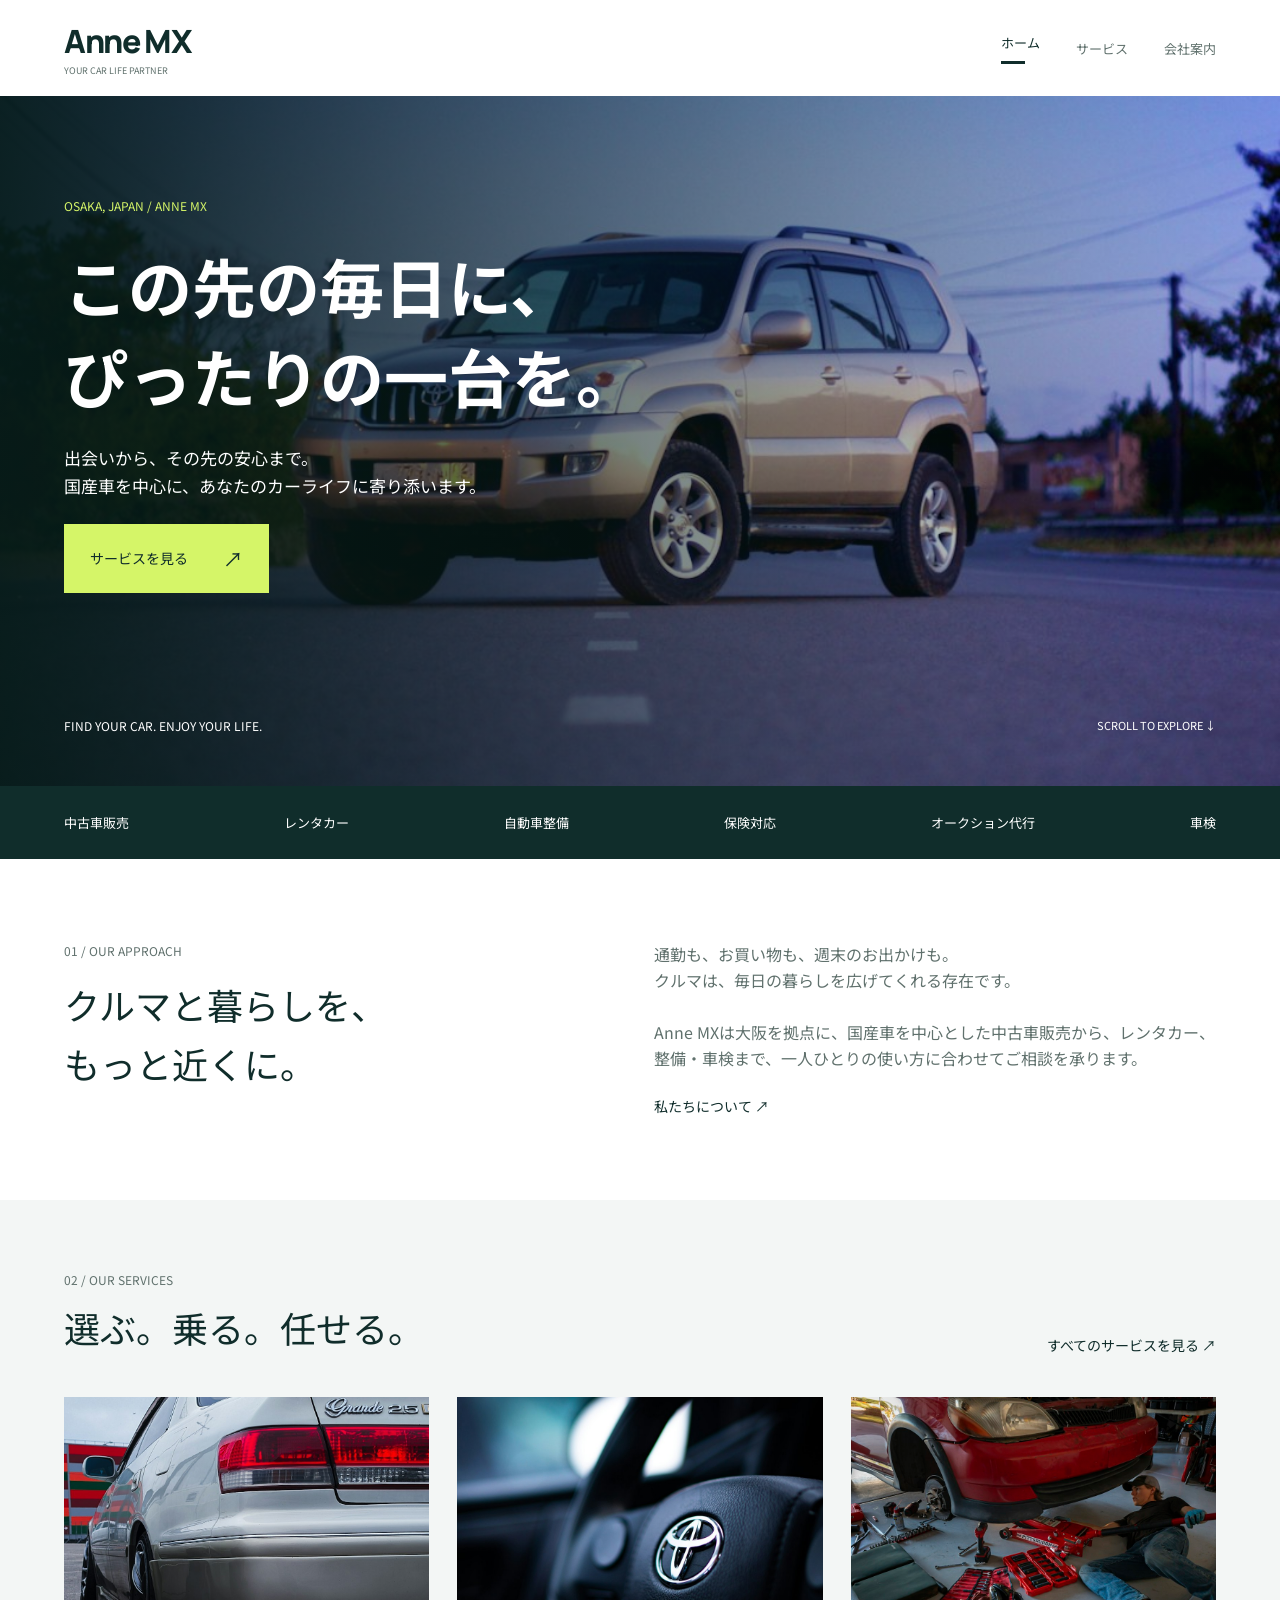
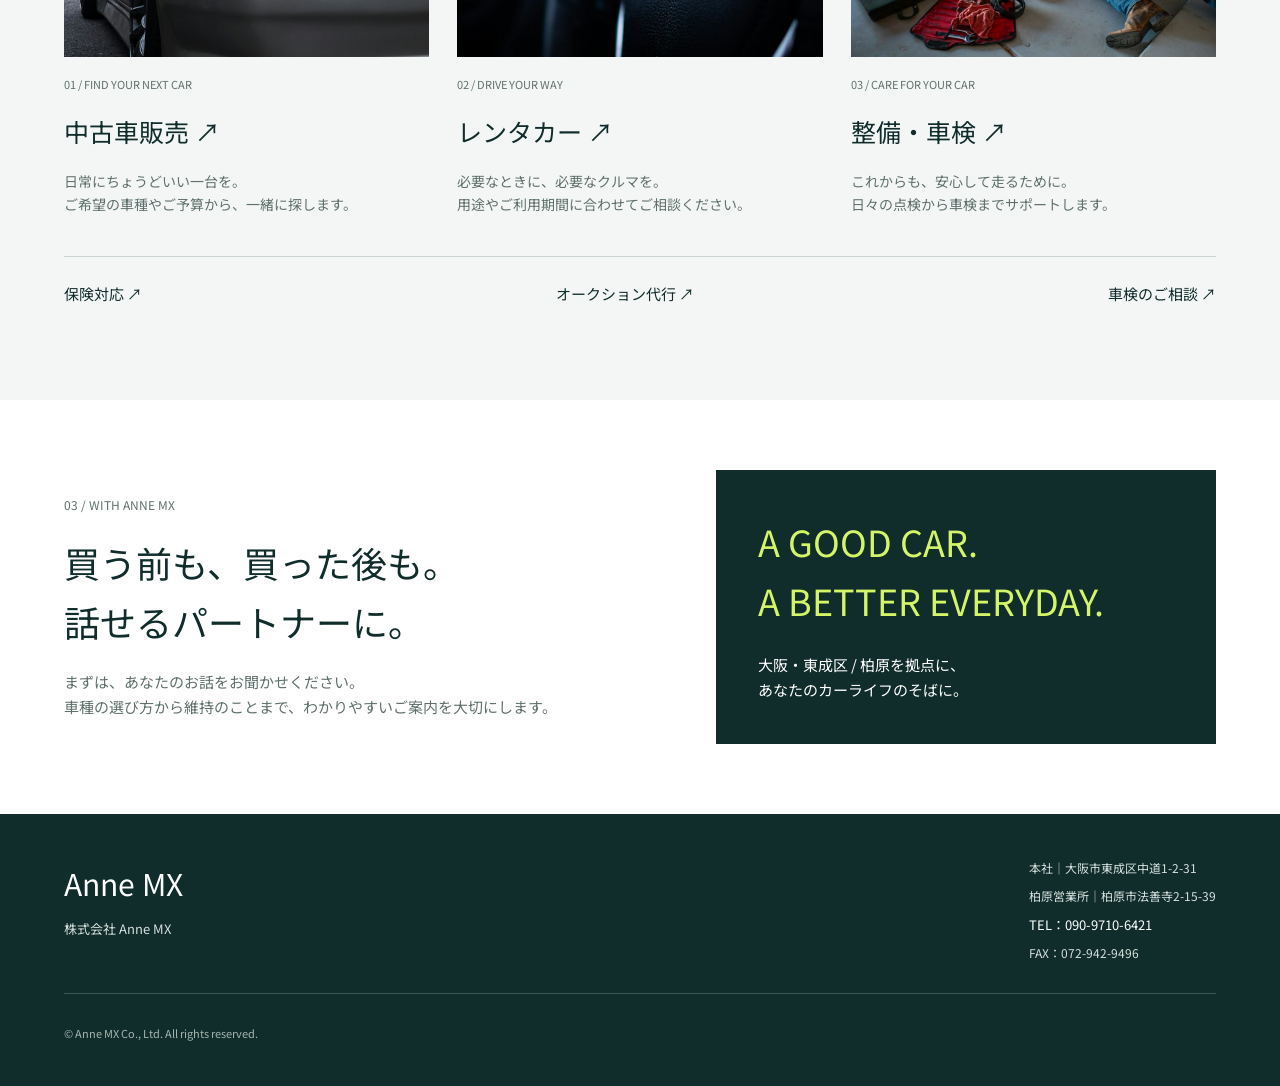
<file: index.html>
<!doctype html>
<html lang="ja"><head><meta charset="UTF-8"><meta name="viewport" content="width=device-width, initial-scale=1"><meta name="description" content="大阪を拠点に国産車を中心とした中古車販売、レンタカー、自動車整備、保険対応、オークション代行、車検を承る株式会社 Anne MX。TEL：090-9710-6421。"><meta name="theme-color" content="#102D2B"><title>株式会社 Anne MX｜大阪の中古車販売・レンタカー・整備</title><link rel="stylesheet" href="assets/fonts.css"><link rel="stylesheet" href="assets/design.css"><link rel="stylesheet" href="assets/site.css"><script src="assets/site.js" defer></script><link rel="icon" href="favicon.ico" sizes="16x16 32x32 48x48"><link rel="icon" type="image/svg+xml" href="favicon.svg"><link rel="icon" type="image/png" sizes="32x32" href="favicon-32x32.png"><link rel="apple-touch-icon" sizes="180x180" href="apple-touch-icon.png"></head><body><a class="skip-link" href="#main">本文へスキップ</a>
    <main data-pencil-name="01 — ホーム / Home" class="page desktop-home p1" id="main">
      <header data-pencil-name="Global navigation" class="p2">
        <a data-pencil-name="Brand wordmark" href="index.html" class="p3">
          <span data-pencil-name="Anne MX wordmark" class="p4">
            Anne MX
          </span>
          <div data-pencil-name="Brand descriptor" class="p5">
            YOUR CAR LIFE PARTNER
          </div>
        </a>
        <nav data-pencil-name="Page navigation" aria-label="メインナビゲーション" class="p6">
          <a data-pencil-name="Nav ホーム" href="index.html" aria-current="page" class="p7">
            <div data-pencil-name="Nav label" class="p8">
              ホーム
            </div>
            <div data-pencil-name="Active indicator" class="p9"></div>
          </a>
          <a data-pencil-name="Nav サービス" href="services.html" class="p7">
            <div data-pencil-name="Nav label" class="p10">
              サービス
            </div>
          </a>
          <a data-pencil-name="Nav 会社案内" href="company.html" class="p7">
            <div data-pencil-name="Nav label" class="p10">
              会社案内
            </div>
          </a>
        </nav>
      <button class="menu-toggle desktop-toggle" type="button" aria-label="メニューを開く" aria-expanded="false">☰</button></header>
      <div data-pencil-name="Hero — Japanese mobility" class="p11">
        <div data-pencil-name="Japanese car hero photograph" role="img" aria-label="トヨタの車両" class="p12"></div>
        <div data-pencil-name="Hero contrast overlay" class="p13"></div>
        <div data-pencil-name="Hero editorial content" class="p14">
          <div data-pencil-name="Hero location" class="p15">
            OSAKA, JAPAN / ANNE MX
          </div>
          <h1 data-pencil-name="Main Japanese headline" class="p16">
            この先の毎日に、
            <br>
            ぴったりの一台を。
          </h1>
          <div data-pencil-name="Hero supporting" class="p17">
            出会いから、その先の安心まで。
            <br>
            国産車を中心に、あなたのカーライフに寄り添います。
          </div>
          <a data-pencil-name="サービスを見る" href="services.html" class="p18">
            <div data-pencil-name="Button label" class="p19">
              サービスを見る
            </div>
            <div data-pencil-name="Arrow" class="p20">
              ↗
            </div>
          </a>
        </div>
        <div data-pencil-name="Hero bottom caption" class="p21">
          <div data-pencil-name="Hero philosophy" class="p22">
            FIND YOUR CAR. ENJOY YOUR LIFE.
          </div>
          <div data-pencil-name="Scroll cue" class="p23">
            SCROLL TO EXPLORE ↓
          </div>
        </div>
      </div>
      <div data-pencil-name="Service index strip" class="p24">
        <a data-pencil-name="Service index 中古車販売" href="services.html#used-cars" class="p25">
          中古車販売
        </a>
        <a data-pencil-name="Service index レンタカー" href="services.html#rental" class="p25">
          レンタカー
        </a>
        <a data-pencil-name="Service index 自動車整備" href="services.html#maintenance" class="p25">
          自動車整備
        </a>
        <a data-pencil-name="Service index 保険対応" href="services.html#insurance" class="p25">
          保険対応
        </a>
        <a data-pencil-name="Service index オークション代行" href="services.html#auction" class="p25">
          オークション代行
        </a>
        <a data-pencil-name="Service index 車検" href="services.html#inspection" class="p25">
          車検
        </a>
      </div>
      <div data-pencil-name="Our approach" class="p26">
        <div data-pencil-name="Approach title" class="p27">
          <div data-pencil-name="Section eyebrow" class="p28">
            01 / OUR APPROACH
          </div>
          <h2 data-pencil-name="Section heading" class="p29">
            クルマと暮らしを、
            <br>
            もっと近くに。
          </h2>
        </div>
        <div data-pencil-name="Approach narrative" class="p30">
          <div data-pencil-name="Approach narrative text" class="p31">
            通勤も、お買い物も、週末のお出かけも。
            <br>
            クルマは、毎日の暮らしを広げてくれる存在です。
            <br>
            <br>
            Anne
            MXは大阪を拠点に、国産車を中心とした中古車販売から、レンタカー、整備・車検まで、一人ひとりの使い方に合わせてご相談を承ります。
          </div>
          <a data-pencil-name="About link" href="company.html" class="p19">
            私たちについて ↗
          </a>
        </div>
      </div>
      <div data-pencil-name="Featured services" class="p32">
        <div data-pencil-name="Services section header" class="p33">
          <div data-pencil-name="Services heading" class="p7">
            <div data-pencil-name="Section eyebrow" class="p28">
              02 / OUR SERVICES
            </div>
            <h2 data-pencil-name="Section heading" class="p29">
              選ぶ。乗る。任せる。
            </h2>
          </div>
          <a data-pencil-name="All services link" href="services.html" class="p19">
            すべてのサービスを見る ↗
          </a>
        </div>
        <div data-pencil-name="Featured service cards" class="p34">
          <div data-pencil-name="Featured 中古車販売" class="p35">
            <div data-pencil-name="中古車販売 image" role="img" aria-label="国産車のイメージ" class="p36"></div>
            <div data-pencil-name="Service number 01" class="p37">
              01 / FIND YOUR NEXT CAR
            </div>
            <a data-pencil-name="Service title 中古車販売" href="services.html#used-cars" class="p38">
              中古車販売 ↗
            </a>
            <div data-pencil-name="Service summary 中古車販売" class="p39">
              日常にちょうどいい一台を。
              <br>
              ご希望の車種やご予算から、一緒に探します。
            </div>
          </div>
          <div data-pencil-name="Featured レンタカー" class="p35">
            <div data-pencil-name="レンタカー image" role="img" aria-label="国産車のイメージ" class="p40"></div>
            <div data-pencil-name="Service number 02" class="p37">
              02 / DRIVE YOUR WAY
            </div>
            <a data-pencil-name="Service title レンタカー" href="services.html#rental" class="p38">
              レンタカー ↗
            </a>
            <div data-pencil-name="Service summary レンタカー" class="p39">
              必要なときに、必要なクルマを。
              <br>
              用途やご利用期間に合わせてご相談ください。
            </div>
          </div>
          <div data-pencil-name="Featured 整備・車検" class="p35">
            <div data-pencil-name="整備・車検 image" role="img" aria-label="自動車整備のイメージ" class="p41"></div>
            <div data-pencil-name="Service number 03" class="p37">
              03 / CARE FOR YOUR CAR
            </div>
            <a data-pencil-name="Service title 整備・車検" href="services.html#maintenance" class="p38">
              整備・車検 ↗
            </a>
            <div data-pencil-name="Service summary 整備・車検" class="p39">
              これからも、安心して走るために。
              <br>
              日々の点検から車検までサポートします。
            </div>
          </div>
        </div>
        <div data-pencil-name="Additional service links" class="p42">
          <a data-pencil-name="Additional 保険対応" href="services.html#insurance" class="p43">
            保険対応 ↗
          </a>
          <a data-pencil-name="Additional オークション代行" href="services.html#auction" class="p43">
            オークション代行 ↗
          </a>
          <a data-pencil-name="Additional 車検のご相談" href="services.html#inspection" class="p43">
            車検のご相談 ↗
          </a>
        </div>
      </div>
      <div data-pencil-name="Brand promise" class="p44">
        <div data-pencil-name="Promise editorial" class="p35">
          <div data-pencil-name="Section eyebrow" class="p28">
            03 / WITH ANNE MX
          </div>
          <h2 data-pencil-name="Section heading" class="p29">
            買う前も、買った後も。
            <br>
            話せるパートナーに。
          </h2>
          <div data-pencil-name="Promise body" class="p45">
            まずは、あなたのお話をお聞かせください。
            <br>
            車種の選び方から維持のことまで、わかりやすいご案内を大切にします。
          </div>
        </div>
        <div data-pencil-name="Promise service principle" class="p46">
          <div data-pencil-name="Principle English" class="p47">
            A GOOD CAR.
            <br>
            A BETTER EVERYDAY.
          </div>
          <div data-pencil-name="Principle Japanese" class="p48">
            大阪・東成区 / 柏原を拠点に、
            <br>
            あなたのカーライフのそばに。
          </div>
        </div>
      </div>
      <footer data-pencil-name="Footer" class="p49">
        <div data-pencil-name="Footer content" class="p50">
          <div data-pencil-name="Company identity" class="p51">
            <div data-pencil-name="Footer brand" class="p52">
              Anne MX
            </div>
            <div data-pencil-name="Legal company name" class="p53">
              株式会社 Anne MX
            </div>
          </div>
          <div data-pencil-name="Footer addresses" class="p7">
            <div data-pencil-name="Head office" class="p54">
              本社｜大阪市東成区中道1-2-31
            </div>
            <div data-pencil-name="Kashiwara office" class="p54">
              柏原営業所｜柏原市法善寺2-15-39
            </div>
            <a data-pencil-name="Company telephone" href="tel:09097106421" class="p25">
              TEL：090-9710-6421
            </a>
            <div data-pencil-name="Company fax" class="p54">
              FAX：072-942-9496
            </div>
          </div>
        </div>
        <div data-pencil-name="Footer rule" class="p55"></div>
        <div data-pencil-name="Copyright" class="p56">
          © Anne MX Co., Ltd. All rights reserved.
        </div>
      </footer>
    </main>
  <main data-pencil-name="04 — モバイル / Mobile home" class="mobile-home p57" id="mobile-main">
      <header data-pencil-name="Mobile navigation" class="p58">
        <span data-pencil-name="Mobile wordmark" class="p59">
          Anne MX
        </span>
        <button data-pencil-name="Open navigation menu" data-icon-name="menu" data-icon-set="lucide" viewBox="0 0 13.99993896484375 14" preserveAspectRatio="xMidYMid meet" xmlns="http://www.w3.org/2000/svg" class="p60 menu-toggle" type="button" aria-label="メニューを開く" aria-expanded="false">☰</button>
      </header>
      <div data-pencil-name="Mobile hero" class="p61">
        <div data-pencil-name="Mobile hero photo" role="img" aria-label="トヨタの車両" class="p62"></div>
        <div data-pencil-name="Mobile hero overlay" class="p63"></div>
        <div data-pencil-name="Mobile hero copy" class="p64">
          <div data-pencil-name="Mobile hero eyebrow" class="p65">
            OSAKA, JAPAN / ANNE MX
          </div>
          <h1 data-pencil-name="Mobile hero headline" class="p66">
            この先の毎日に、
            <br>
            ぴったりの一台を。
          </h1>
          <div data-pencil-name="Mobile hero description" class="p67">
            出会いから、その先の安心まで。
            <br>
            国産車を中心に、あなたの
            <br>
            カーライフに寄り添います。
          </div>
          <a data-pencil-name="サービスを見る" href="services.html" class="p18">
            <div data-pencil-name="Button label" class="p19">
              サービスを見る
            </div>
            <div data-pencil-name="Button arrow" class="p20">
              ↗
            </div>
          </a>
        </div>
      </div>
      <div data-pencil-name="Mobile approach" class="p68">
        <div data-pencil-name="Mobile approach eyebrow" class="p69">
          01 / OUR APPROACH
        </div>
        <h2 data-pencil-name="Mobile approach heading" class="p70">
          クルマと暮らしを、
          <br>
          もっと近くに。
        </h2>
        <div data-pencil-name="Mobile approach body" class="p39">
          大阪を拠点に、国産車を中心とした中古車販売から、レンタカー、整備・車検まで。一人ひとりの使い方に合わせてご相談を承ります。
        </div>
      </div>
      <div data-pencil-name="Mobile services" class="p71">
        <div data-pencil-name="Mobile services eyebrow" class="p69">
          02 / OUR SERVICES
        </div>
        <h2 data-pencil-name="Mobile services heading" class="p72">
          選ぶ。乗る。任せる。
        </h2>
        <div data-pencil-name="Mobile used car image" role="img" aria-label="国産車のイメージ" class="p73"></div>
        <a data-pencil-name="Mobile featured service" href="services.html#used-cars" class="p74">
          01 中古車販売
        </a>
        <div data-pencil-name="Mobile featured summary" class="p39">
          ご希望の車種やご予算から、
          <br>
          暮らしに合う一台を一緒に探します。
        </div>
        <a data-pencil-name="Mobile service レンタカー" href="services.html#rental" class="p75">
          <div data-pencil-name="Mobile service label" class="p76">
            02 レンタカー
          </div>
          <div data-pencil-name="Mobile service arrow" class="p77">
            ↗
          </div>
        </a>
        <a data-pencil-name="Mobile service 自動車整備" href="services.html#maintenance" class="p75">
          <div data-pencil-name="Mobile service label" class="p76">
            03 自動車整備
          </div>
          <div data-pencil-name="Mobile service arrow" class="p77">
            ↗
          </div>
        </a>
        <a data-pencil-name="Mobile service 保険対応" href="services.html#insurance" class="p75">
          <div data-pencil-name="Mobile service label" class="p76">
            04 保険対応
          </div>
          <div data-pencil-name="Mobile service arrow" class="p77">
            ↗
          </div>
        </a>
        <a data-pencil-name="Mobile service オークション代行" href="services.html#auction" class="p75">
          <div data-pencil-name="Mobile service label" class="p76">
            05 オークション代行
          </div>
          <div data-pencil-name="Mobile service arrow" class="p77">
            ↗
          </div>
        </a>
        <a data-pencil-name="Mobile service 車検" href="services.html#inspection" class="p75">
          <div data-pencil-name="Mobile service label" class="p76">
            06 車検
          </div>
          <div data-pencil-name="Mobile service arrow" class="p77">
            ↗
          </div>
        </a>
      </div>
      <footer data-pencil-name="Mobile footer" class="p78">
        <div data-pencil-name="Mobile footer brand" class="p79">
          Anne MX
        </div>
        <div data-pencil-name="Mobile legal name" class="p25">
          株式会社 Anne MX
        </div>
        <div data-pencil-name="Mobile addresses" class="p80">
          本社｜大阪市東成区中道1-2-31
          <br>
          柏原営業所｜柏原市法善寺2-15-39
        </div>
        <a data-pencil-name="Mobile telephone" href="tel:09097106421" class="p81">
          TEL：090-9710-6421
        </a>
        <div data-pencil-name="Mobile fax" class="p54">
          FAX：072-942-9496
        </div>
        <div data-pencil-name="Mobile copyright" class="p82">
          © Anne MX Co., Ltd.
        </div>
      </footer>
    </main></body></html>
</file>
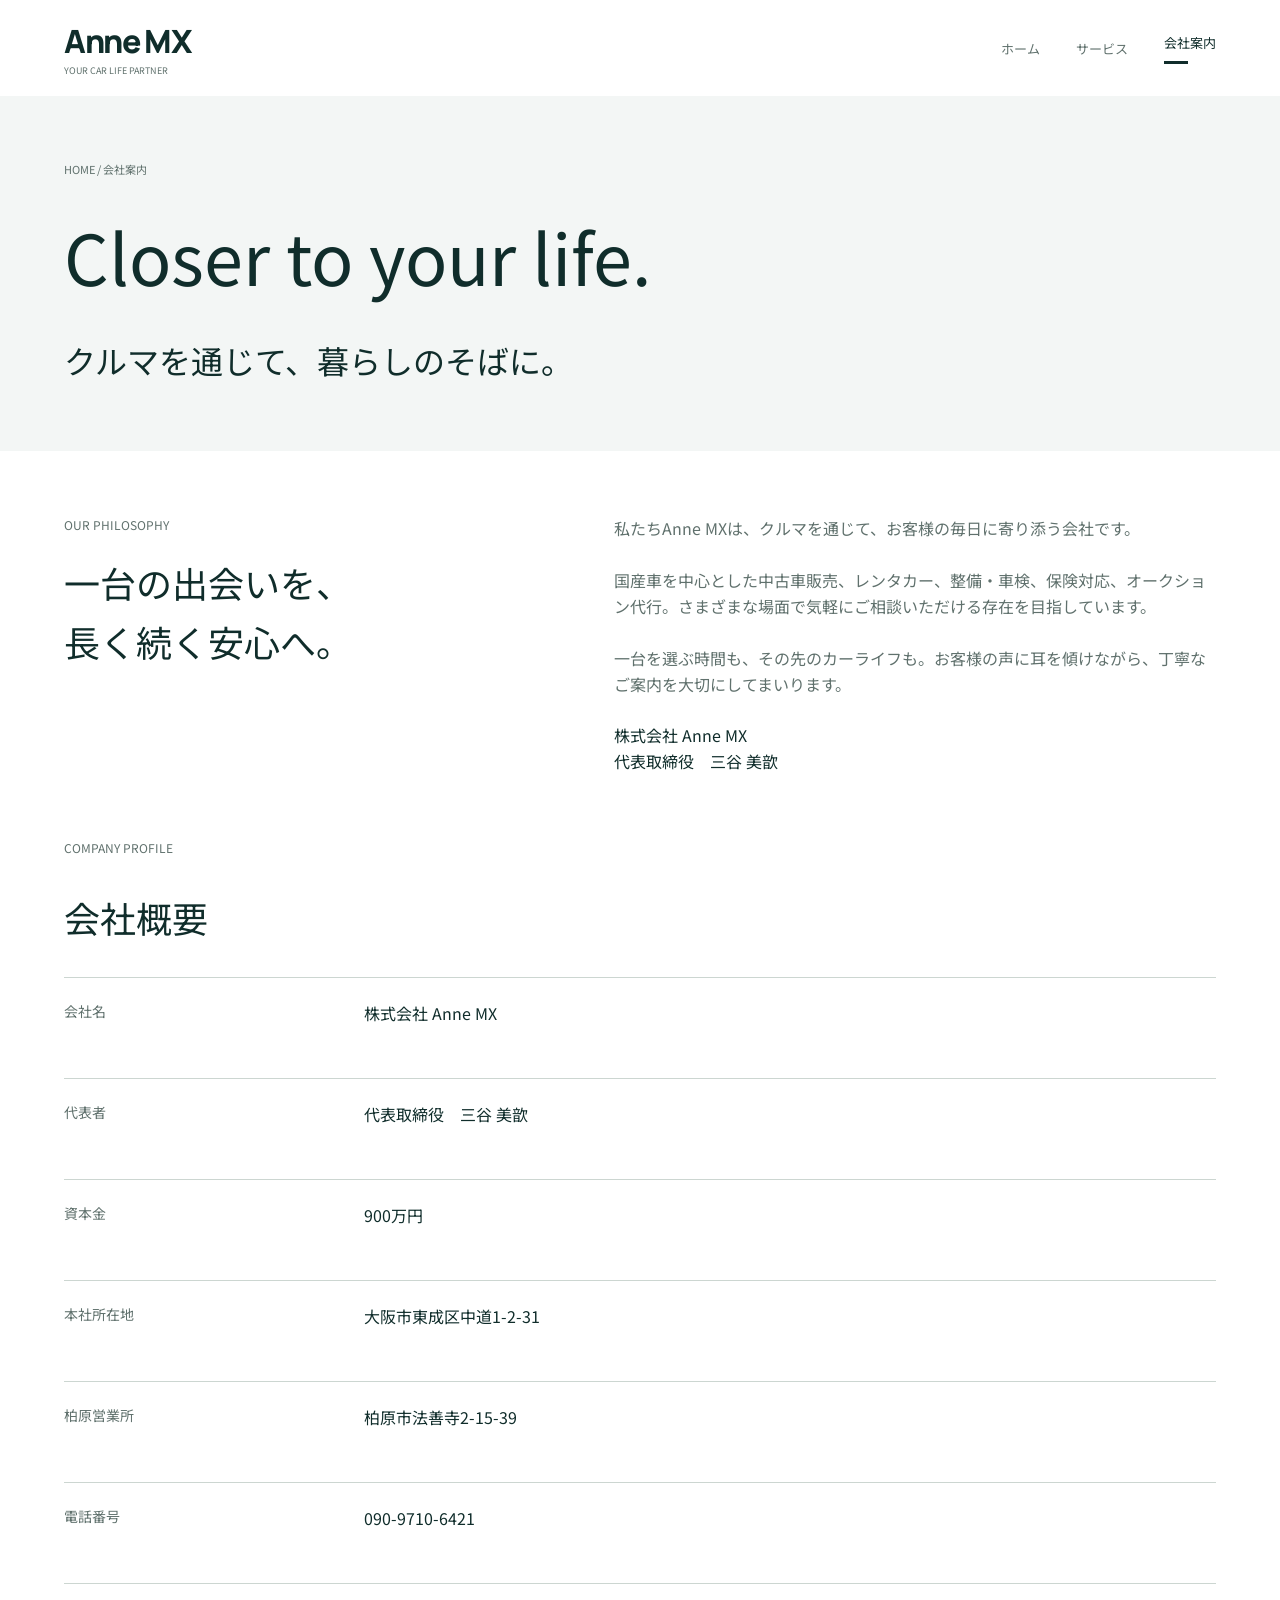
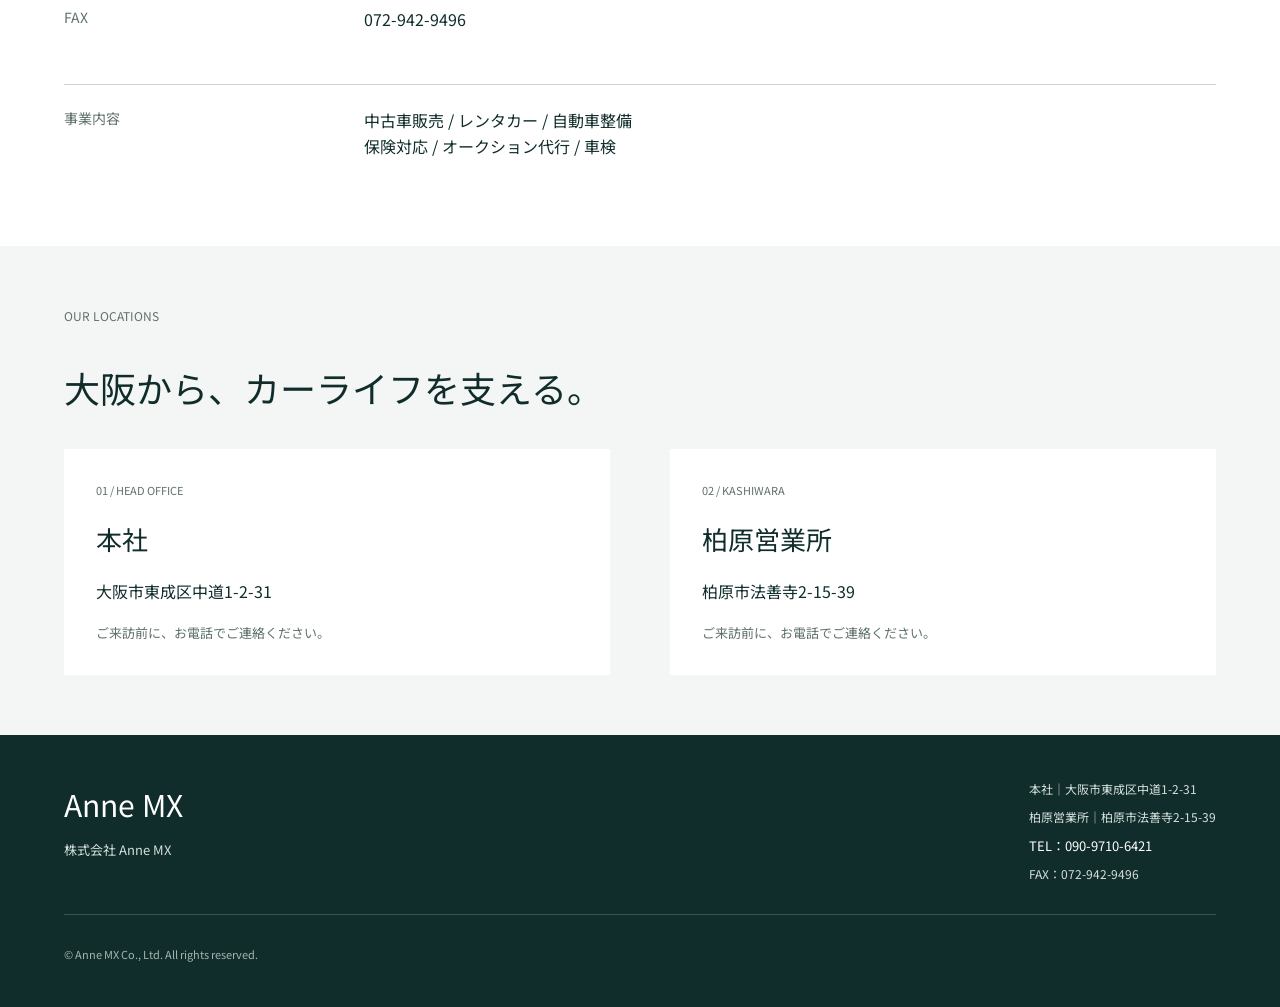
<file: company.html>
<!doctype html>
<html lang="ja"><head><meta charset="UTF-8"><meta name="viewport" content="width=device-width, initial-scale=1"><meta name="description" content="大阪を拠点に国産車を中心とした中古車販売、レンタカー、自動車整備、保険対応、オークション代行、車検を承る株式会社 Anne MX。TEL：090-9710-6421。"><meta name="theme-color" content="#102D2B"><title>会社案内｜株式会社 Anne MX</title><link rel="stylesheet" href="assets/fonts.css"><link rel="stylesheet" href="assets/design.css"><link rel="stylesheet" href="assets/site.css"><script src="assets/site.js" defer></script><link rel="icon" href="favicon.ico" sizes="16x16 32x32 48x48"><link rel="icon" type="image/svg+xml" href="favicon.svg"><link rel="icon" type="image/png" sizes="32x32" href="favicon-32x32.png"><link rel="apple-touch-icon" sizes="180x180" href="apple-touch-icon.png"></head><body><a class="skip-link" href="#main">本文へスキップ</a>
    <main data-pencil-name="03 — 会社案内 / Company" class="page p1" id="main">
      <header data-pencil-name="Global navigation" class="p2">
        <a data-pencil-name="Brand wordmark" href="index.html" class="p3">
          <span data-pencil-name="Anne MX wordmark" class="p4">
            Anne MX
          </span>
          <div data-pencil-name="Brand descriptor" class="p5">
            YOUR CAR LIFE PARTNER
          </div>
        </a>
        <nav data-pencil-name="Page navigation" aria-label="メインナビゲーション" class="p6">
          <a data-pencil-name="Nav ホーム" href="index.html" class="p7">
            <div data-pencil-name="Nav label" class="p10">
              ホーム
            </div>
          </a>
          <a data-pencil-name="Nav サービス" href="services.html" class="p7">
            <div data-pencil-name="Nav label" class="p10">
              サービス
            </div>
          </a>
          <a data-pencil-name="Nav 会社案内" href="company.html" aria-current="page" class="p7">
            <div data-pencil-name="Nav label" class="p8">
              会社案内
            </div>
            <div data-pencil-name="Active page indicator" class="p9"></div>
          </a>
        </nav>
      <button class="menu-toggle desktop-toggle" type="button" aria-label="メニューを開く" aria-expanded="false">☰</button></header>
      <div data-pencil-name="Company introduction" class="p102">
        <div data-pencil-name="Breadcrumb" class="p37">
          HOME / 会社案内
        </div>
        <h1 data-pencil-name="English title" class="p103">
          Closer to your life.
        </h1>
        <div data-pencil-name="Japanese title" class="p104">
          クルマを通じて、暮らしのそばに。
        </div>
      </div>
      <div data-pencil-name="Company philosophy" class="p105">
        <div data-pencil-name="Mission heading" class="p106">
          <div data-pencil-name="Section eyebrow" class="p28">
            OUR PHILOSOPHY
          </div>
          <h2 data-pencil-name="Section heading" class="p29">
            一台の出会いを、
            <br>
            長く続く安心へ。
          </h2>
        </div>
        <div data-pencil-name="Mission statement" class="p107">
          <div data-pencil-name="Company mission text" class="p31">
            私たちAnne MXは、クルマを通じて、お客様の毎日に寄り添う会社です。
            <br>
            <br>
            国産車を中心とした中古車販売、レンタカー、整備・車検、保険対応、オークション代行。さまざまな場面で気軽にご相談いただける存在を目指しています。
            <br>
            <br>
            一台を選ぶ時間も、その先のカーライフも。お客様の声に耳を傾けながら、丁寧なご案内を大切にしてまいります。
          </div>
          <div data-pencil-name="Representative signature" class="p76">
            株式会社 Anne MX
            <br>
            代表取締役　三谷 美歆
          </div>
        </div>
      </div>
      <div data-pencil-name="Company facts" id="company-profile" class="p108">
        <div data-pencil-name="Section eyebrow" class="p28">
          COMPANY PROFILE
        </div>
        <h2 data-pencil-name="Section heading" class="p29">
          会社概要
        </h2>
        <div data-pencil-name="Company fact 会社名" class="p109">
          <div data-pencil-name="Fact label" class="p110">
            会社名
          </div>
          <div data-pencil-name="Fact value" class="p111">
            株式会社 Anne MX
          </div>
        </div>
        <div data-pencil-name="Company fact 代表者" class="p109">
          <div data-pencil-name="Fact label" class="p110">
            代表者
          </div>
          <div data-pencil-name="Fact value" class="p111">
            代表取締役　三谷 美歆
          </div>
        </div>
        <div data-pencil-name="Company fact 資本金" class="p109">
          <div data-pencil-name="Fact label" class="p110">
            資本金
          </div>
          <div data-pencil-name="Fact value" class="p111">
            900万円
          </div>
        </div>
        <div data-pencil-name="Company fact 本社所在地" class="p109">
          <div data-pencil-name="Fact label" class="p110">
            本社所在地
          </div>
          <div data-pencil-name="Fact value" class="p111">
            大阪市東成区中道1-2-31
          </div>
        </div>
        <div data-pencil-name="Company fact 柏原営業所" class="p109">
          <div data-pencil-name="Fact label" class="p110">
            柏原営業所
          </div>
          <div data-pencil-name="Fact value" class="p111">
            柏原市法善寺2-15-39
          </div>
        </div>
        <div data-pencil-name="Company fact 電話番号" class="p109">
          <div data-pencil-name="Fact label" class="p110">
            電話番号
          </div>
          <a data-pencil-name="Fact value" href="tel:09097106421" class="p111">
            090-9710-6421
          </a>
        </div>
        <div data-pencil-name="Company fact FAX" class="p109">
          <div data-pencil-name="Fact label" class="p110">
            FAX
          </div>
          <div data-pencil-name="Fact value" class="p111">
            072-942-9496
          </div>
        </div>
        <div data-pencil-name="Company fact 事業内容" class="p112">
          <div data-pencil-name="Fact label" class="p110">
            事業内容
          </div>
          <div data-pencil-name="Fact value" class="p111">
            中古車販売 / レンタカー / 自動車整備
            <br>
            保険対応 / オークション代行 / 車検
          </div>
        </div>
      </div>
      <div data-pencil-name="Office locations" id="locations" class="p93">
        <div data-pencil-name="Section eyebrow" class="p28">
          OUR LOCATIONS
        </div>
        <h2 data-pencil-name="Section heading" class="p29">
          大阪から、カーライフを支える。
        </h2>
        <div data-pencil-name="Office columns" class="p113">
          <div data-pencil-name="大阪市東成区中道1-2-31" class="p114">
            <div data-pencil-name="Office English label" class="p37">
              01 / HEAD OFFICE
            </div>
            <h3 data-pencil-name="Office title" class="p115">
              本社
            </h3>
            <div data-pencil-name="Office address" class="p76">
              大阪市東成区中道1-2-31
            </div>
            <div data-pencil-name="Office visit instruction" class="p116">
              ご来訪前に、お電話でご連絡ください。
            </div>
          </div>
          <div data-pencil-name="柏原市法善寺2-15-39" class="p114">
            <div data-pencil-name="Office English label" class="p37">
              02 / KASHIWARA
            </div>
            <h3 data-pencil-name="Office title" class="p115">
              柏原営業所
            </h3>
            <div data-pencil-name="Office address" class="p76">
              柏原市法善寺2-15-39
            </div>
            <div data-pencil-name="Office visit instruction" class="p116">
              ご来訪前に、お電話でご連絡ください。
            </div>
          </div>
        </div>
      </div>
      <footer data-pencil-name="Footer" class="p49">
        <div data-pencil-name="Footer content" class="p50">
          <div data-pencil-name="Company identity" class="p51">
            <div data-pencil-name="Footer brand" class="p52">
              Anne MX
            </div>
            <div data-pencil-name="Legal company name" class="p53">
              株式会社 Anne MX
            </div>
          </div>
          <div data-pencil-name="Footer addresses" class="p7">
            <div data-pencil-name="Head office" class="p54">
              本社｜大阪市東成区中道1-2-31
            </div>
            <div data-pencil-name="Kashiwara office" class="p54">
              柏原営業所｜柏原市法善寺2-15-39
            </div>
            <a data-pencil-name="Company telephone" href="tel:09097106421" class="p25">
              TEL：090-9710-6421
            </a>
            <div data-pencil-name="Company fax" class="p54">
              FAX：072-942-9496
            </div>
          </div>
        </div>
        <div data-pencil-name="Footer rule" class="p55"></div>
        <div data-pencil-name="Copyright" class="p56">
          © Anne MX Co., Ltd. All rights reserved.
        </div>
      </footer>
    </main>
  </body></html>
</file>
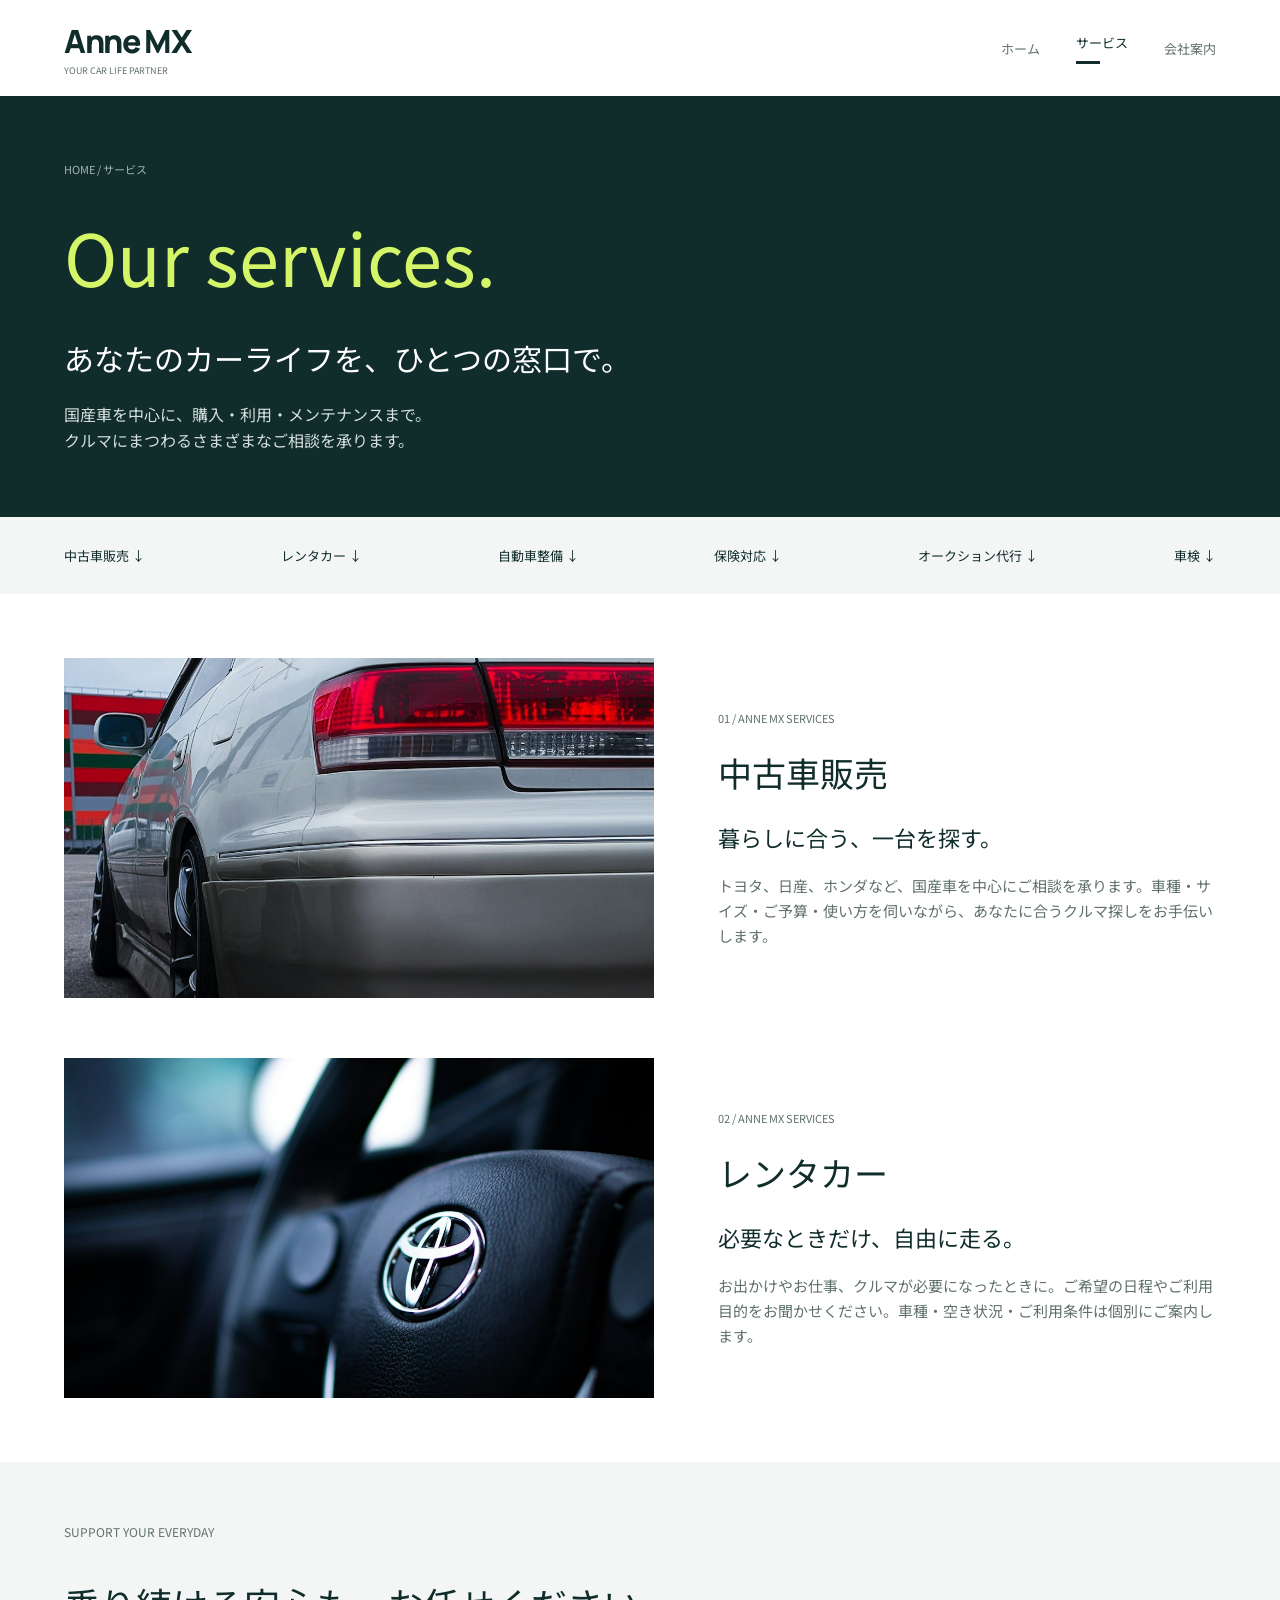
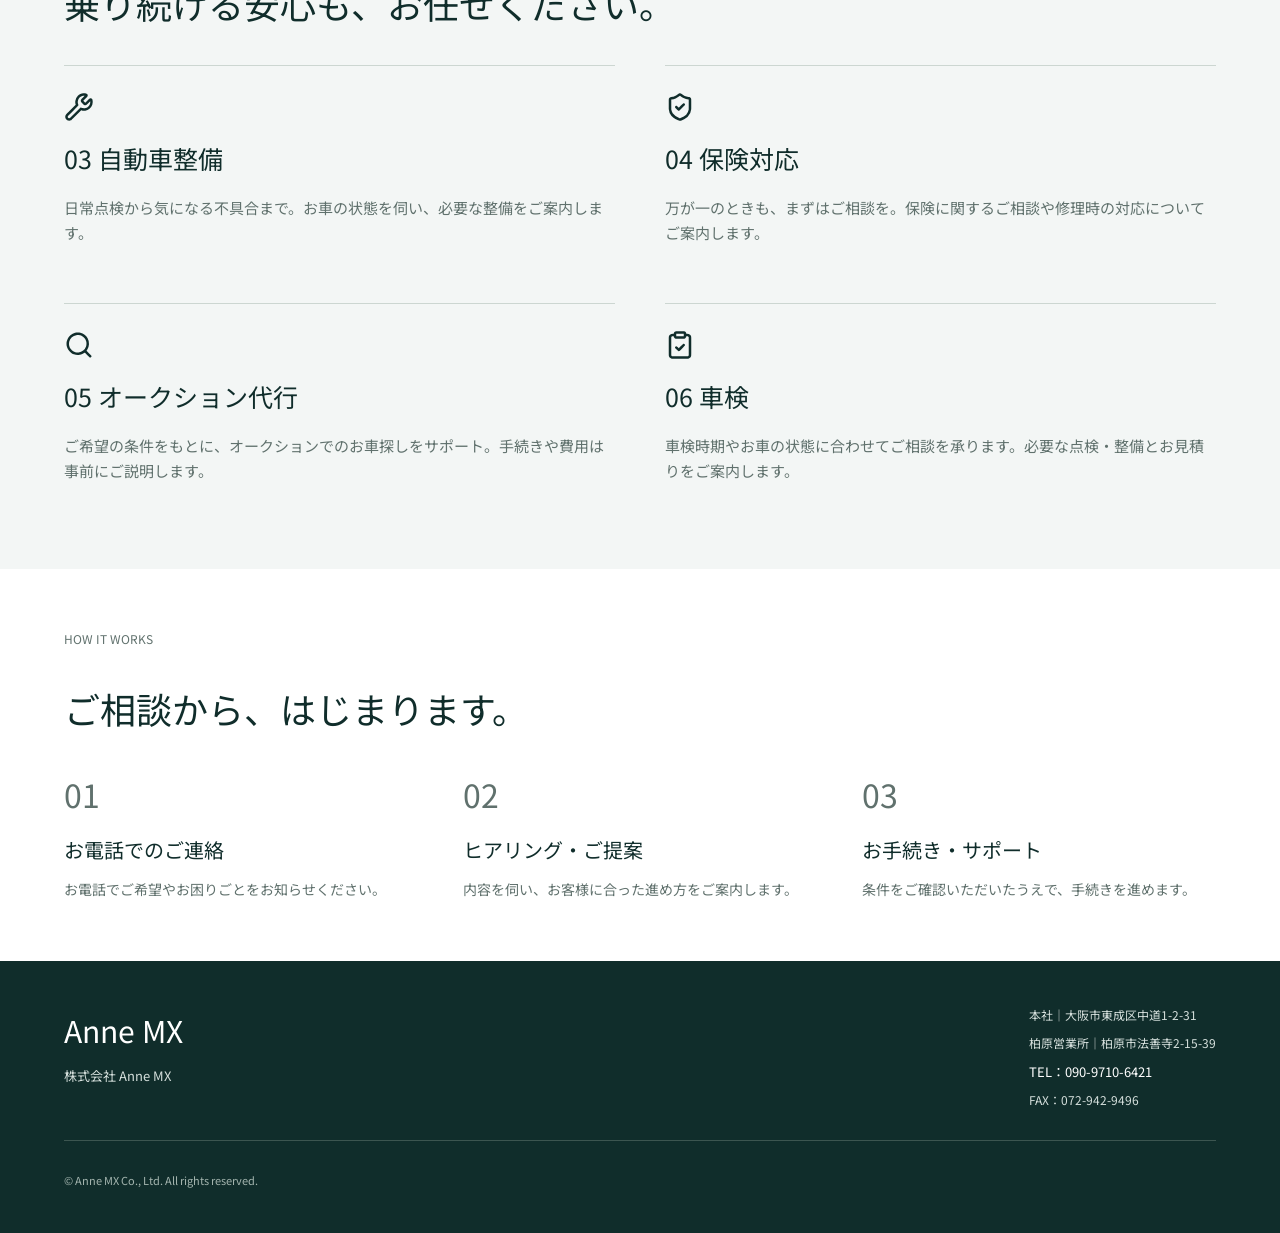
<file: services.html>
<!doctype html>
<html lang="ja"><head><meta charset="UTF-8"><meta name="viewport" content="width=device-width, initial-scale=1"><meta name="description" content="大阪を拠点に国産車を中心とした中古車販売、レンタカー、自動車整備、保険対応、オークション代行、車検を承る株式会社 Anne MX。TEL：090-9710-6421。"><meta name="theme-color" content="#102D2B"><title>サービス｜株式会社 Anne MX</title><link rel="stylesheet" href="assets/fonts.css"><link rel="stylesheet" href="assets/design.css"><link rel="stylesheet" href="assets/site.css"><script src="assets/site.js" defer></script><link rel="icon" href="favicon.ico" sizes="16x16 32x32 48x48"><link rel="icon" type="image/svg+xml" href="favicon.svg"><link rel="icon" type="image/png" sizes="32x32" href="favicon-32x32.png"><link rel="apple-touch-icon" sizes="180x180" href="apple-touch-icon.png"></head><body><a class="skip-link" href="#main">本文へスキップ</a>
    <main data-pencil-name="02 — サービス / Services" class="page p1" id="main">
      <header data-pencil-name="Global navigation" class="p2">
        <a data-pencil-name="Brand wordmark" href="index.html" class="p3">
          <span data-pencil-name="Anne MX wordmark" class="p4">
            Anne MX
          </span>
          <div data-pencil-name="Brand descriptor" class="p5">
            YOUR CAR LIFE PARTNER
          </div>
        </a>
        <nav data-pencil-name="Page navigation" aria-label="メインナビゲーション" class="p6">
          <a data-pencil-name="Nav ホーム" href="index.html" class="p7">
            <div data-pencil-name="Nav label" class="p10">
              ホーム
            </div>
          </a>
          <a data-pencil-name="Nav サービス" href="services.html" aria-current="page" class="p7">
            <div data-pencil-name="Nav label" class="p8">
              サービス
            </div>
            <div data-pencil-name="Active page indicator" class="p9"></div>
          </a>
          <a data-pencil-name="Nav 会社案内" href="company.html" class="p7">
            <div data-pencil-name="Nav label" class="p10">
              会社案内
            </div>
          </a>
        </nav>
      <button class="menu-toggle desktop-toggle" type="button" aria-label="メニューを開く" aria-expanded="false">☰</button></header>
      <div data-pencil-name="Services page introduction" class="p83">
        <div data-pencil-name="Breadcrumb" class="p56">
          HOME / サービス
        </div>
        <h1 data-pencil-name="English page title" class="p84">
          Our services.
        </h1>
        <div data-pencil-name="Japanese page title" class="p52">
          あなたのカーライフを、ひとつの窓口で。
        </div>
        <div data-pencil-name="Services introduction" class="p85">
          国産車を中心に、購入・利用・メンテナンスまで。
          <br>
          クルマにまつわるさまざまなご相談を承ります。
        </div>
      </div>
      <div data-pencil-name="Service category navigation" class="p86">
        <a data-pencil-name="Jump to 中古車販売" href="services.html#used-cars" class="p8">
          中古車販売 ↓
        </a>
        <a data-pencil-name="Jump to レンタカー" href="services.html#rental" class="p8">
          レンタカー ↓
        </a>
        <a data-pencil-name="Jump to 自動車整備" href="services.html#maintenance" class="p8">
          自動車整備 ↓
        </a>
        <a data-pencil-name="Jump to 保険対応" href="services.html#insurance" class="p8">
          保険対応 ↓
        </a>
        <a data-pencil-name="Jump to オークション代行" href="services.html#auction" class="p8">
          オークション代行 ↓
        </a>
        <a data-pencil-name="Jump to 車検" href="services.html#inspection" class="p8">
          車検 ↓
        </a>
      </div>
      <div data-pencil-name="Main mobility services" class="p87">
        <div data-pencil-name="中古車販売 feature" id="used-cars" class="p88">
          <div data-pencil-name="中古車販売 photograph" role="img" aria-label="国産車のイメージ" class="p89"></div>
          <div data-pencil-name="中古車販売 details" class="p35">
            <div data-pencil-name="Service number" class="p37">
              01 / ANNE MX SERVICES
            </div>
            <h3 data-pencil-name="Service name" class="p90">
              中古車販売
            </h3>
            <div data-pencil-name="Service tagline" class="p91">
              暮らしに合う、一台を探す。
            </div>
            <div data-pencil-name="Service detail" class="p45">
              トヨタ、日産、ホンダなど、国産車を中心にご相談を承ります。車種・サイズ・ご予算・使い方を伺いながら、あなたに合うクルマ探しをお手伝いします。
            </div>
          </div>
        </div>
        <div data-pencil-name="レンタカー feature" id="rental" class="p88">
          <div data-pencil-name="レンタカー photograph" role="img" aria-label="国産車のイメージ" class="p92"></div>
          <div data-pencil-name="レンタカー details" class="p35">
            <div data-pencil-name="Service number" class="p37">
              02 / ANNE MX SERVICES
            </div>
            <h3 data-pencil-name="Service name" class="p90">
              レンタカー
            </h3>
            <div data-pencil-name="Service tagline" class="p91">
              必要なときだけ、自由に走る。
            </div>
            <div data-pencil-name="Service detail" class="p45">
              お出かけやお仕事、クルマが必要になったときに。ご希望の日程やご利用目的をお聞かせください。車種・空き状況・ご利用条件は個別にご案内します。
            </div>
          </div>
        </div>
      </div>
      <div data-pencil-name="Ownership support services" class="p93">
        <div data-pencil-name="Section eyebrow" class="p28">
          SUPPORT YOUR EVERYDAY
        </div>
        <h2 data-pencil-name="Section heading" class="p29">
          乗り続ける安心も、お任せください。
        </h2>
        <div data-pencil-name="Support services row" class="p94">
          <div data-pencil-name="Support 自動車整備" id="maintenance" class="p95">
            <svg data-pencil-name="自動車整備 icon" data-icon-name="wrench" data-icon-set="lucide" viewBox="0 0 13.99993896484375 14" preserveAspectRatio="xMidYMid meet" xmlns="http://www.w3.org/2000/svg" class="p96">
              <path d="M8.98926 0.58789q-0.71436 0.07178-1.36719 0.37256-0.64941 0.30078-1.15527 0.78955-1.0083 1.0083-1.18946 2.45068-0.05469 0.38965-0.01367 0.86133 0.04102 0.46826 0.16748 0.78955l0.02735 0.1128-2.21143 2.21142q-2.21143 2.21143-2.29346 2.32422-0.25293 0.33496-0.33838 0.74854-0.08203 0.41357 0.02735 0.82031 0.12646 0.46143 0.4751 0.81347 0.35205 0.34863 0.81347 0.4751 0.67334 0.18115 1.28858-0.14013 0.15381-0.07178 0.28027-0.18458 0.18115-0.15381 0.67334-0.64257l3.87598-3.84864 0.07177 0.02735q0.2085 0.06836 0.58789 0.14013 0.18115 0.02734 0.60157 0.02735 0.42041 0 0.61523-0.02735 1.12109-0.18457 1.97559-0.86816 0.92285-0.7417 1.30566-1.87646 0.38623-1.13477 0.09229-2.29688-0.08203-0.29395-0.26661-0.4751-0.2085-0.22559-0.50244-0.25976-0.29394-0.03418-0.58789 0.10595-0.08545 0.04102-0.25293 0.20166-0.16748 0.16064-0.82715 0.82032l-0.95019 0.93652-0.90918-0.90918 0.93652-0.95019q0.93994-0.93994 0.99463-1.02198 0.12646-0.22559 0.14014-0.4751 0.01367-0.25293-0.11279-0.47851-0.05469-0.11279-0.16065-0.2085-0.10596-0.09912-0.21191-0.15381-0.10254-0.05811-0.32813-0.10595-0.22217-0.05127-0.43408-0.07862-0.15381-0.02734-0.42041-0.02734-0.26318 0-0.41699 0.01367l0-0.01367z m0.60156 1.17578q0.02734 0 0 0.04444-0.02734 0.04102-0.18115 0.19482l-0.54688 0.56055q-0.78613 0.78271-0.85449 0.88183-0.16748 0.26318-0.18115 0.57422-0.01367 0.30762 0.12646 0.58789 0.04102 0.0957 0.13672 0.20166 0.09912 0.10596 0.54688 0.56055 0.44775 0.45459 0.54687 0.54687 0.09912 0.08887 0.2085 0.12989 0.29395 0.14014 0.59472 0.12646 0.3042-0.01367 0.56739-0.18115 0.08545-0.06836 0.88183-0.85449l0.79981-0.78272 0 0.08203q0.01367 0.09912 0.00683 0.35205-0.00684 0.25293-0.03418 0.40674-0.02734 0.15381-0.10595 0.38623-0.07861 0.229-0.16065 0.38282-0.21191 0.43408-0.57763 0.79296-0.36231 0.35547-0.78955 0.5503-0.42383 0.19482-0.90918 0.25293-0.48193 0.05469-0.92969-0.04102-0.22559-0.04443-0.62891-0.19824-0.11279-0.04102-0.25293-0.04102l-0.04101 0q-0.09912 0.01367-0.19825 0.08203-0.15381 0.11279-0.58789 0.53321l-3.7666 3.75293q-0.42041 0.42041-0.57422 0.51611-0.0957 0.07178-0.19482 0.08545l-0.04102 0q-0.21191 0.01367-0.37939-0.08887-0.16748-0.10596-0.25293-0.29053-0.04102-0.08203-0.04785-0.12304-0.00684-0.04443-0.00684-0.15723l0-0.05468q-0.01367-0.08203 0.01367-0.14014 0.04102-0.09912 0.2085-0.28028 0.1709-0.18115 0.57764-0.58789l1.67822-1.67822q1.45605-1.46973 1.92432-1.95166 0.47168-0.48535 0.49902-0.54004 0.04102-0.08545 0.05469-0.22558 0-0.09912-0.00684-0.14698-0.00684-0.04785-0.06152-0.18798-0.12646-0.30762-0.17774-0.56055-0.04785-0.25293-0.04785-0.54688 0-0.58789 0.21192-1.12109 0.18115-0.4751 0.55029-0.87842 0.37256-0.40674 0.83398-0.6289 0.46143-0.22559 0.95362-0.29737 0.10938-0.01367 0.33154-0.01367 0.22559 0 0.28369 0.01367z" fill="#102D2B"></path>
            </svg>
            <h3 data-pencil-name="Support title" class="p38">
              03 自動車整備
            </h3>
            <div data-pencil-name="Support description" class="p45">
              日常点検から気になる不具合まで。お車の状態を伺い、必要な整備をご案内します。
            </div>
          </div>
          <div data-pencil-name="Support 保険対応" id="insurance" class="p97">
            <svg data-pencil-name="保険対応 icon" data-icon-name="shield-check" data-icon-set="lucide" viewBox="0 0 13.99993896484375 14" preserveAspectRatio="xMidYMid meet" xmlns="http://www.w3.org/2000/svg" class="p96">
              <path d="M6.84619 0.60156q-0.34863 0.02734-0.68701 0.30762-0.51611 0.42041-1.00147 0.70068-0.48193 0.28027-1.01513 0.4751-0.30762 0.11279-0.58789 0.1709-0.28027 0.05469-0.66992 0.08203-0.23926 0.01367-0.36573 0.07178-0.19482 0.06836-0.37939 0.22217-0.18115 0.15381-0.26319 0.34863l-0.01367 0.03076q-0.07178 0.12646-0.08545 0.22217-0.01367 0.15381-0.02734 0.60156l0 1.78076q0 2.25244 0.01367 2.46094 0.14014 1.6543 1.10742 2.88477 0.14014 0.16748 0.43409 0.46142 0.29395 0.29394 0.48877 0.44775 0.92285 0.7417 2.2832 1.27491 0.46143 0.18115 0.65625 0.23926 0.23926 0.05469 0.43408 0.01367 0.16748-0.02734 0.5332-0.15381 1.35693-0.51953 2.27979-1.20313 0.37939-0.2666 0.71435-0.60498 1.37402-1.3706 1.54151-3.37353 0.01367-0.23584 0.01367-2.46094 0-2.22852-0.02734-2.35498-0.07178-0.32129-0.31787-0.56396-0.24268-0.24609-0.5503-0.31788-0.09912-0.02734-0.37939-0.04101-0.48877-0.02734-0.96387-0.18115-0.81348-0.2666-1.55518-0.77246-0.2666-0.18115-0.64257-0.48877-0.42041-0.33496-0.96729-0.28028z m0.43408 1.34326q0.64258 0.51953 1.32959 0.86817 1.2168 0.61865 2.25244 0.68701l0.21192 0-0.01367 4.31348q0 0.33496-0.02735 0.50244-0.22559 1.34326-1.1416 2.27637-0.91602 0.92969-2.66601 1.57226l-0.21192 0.08545-0.18115-0.05469q-2.32422-0.85449-3.2334-2.22851-0.47852-0.71436-0.63232-1.63721-0.02734-0.18115-0.02735-0.50244l-0.01367-4.32715 0.19483 0q0.86816-0.05469 1.84912-0.48193 0.98096-0.42725 1.83545-1.12793 0.16748-0.14014 0.19482-0.14014 0.02734 0 0.28027 0.19482z m1.32959 3.31885q-0.06836 0.02734-0.12646 0.05127-0.05469 0.02051-1.06299 1.02539l-0.99463 0.99463-0.40674-0.40332q-0.2666-0.2666-0.3623-0.33838-0.12646-0.11279-0.19824-0.14013-0.06836-0.02734-0.19483-0.02735-0.12646 0-0.16748 0.01367-0.04102 0.01367-0.09912 0.04102-0.18115 0.09912-0.28027 0.2666-0.04102 0.08545-0.04102 0.25293l0 0.01367q0 0.14014 0.03418 0.21192 0.0376 0.06836 0.17774 0.22216 0.0957 0.11279 0.48876 0.50586l0.04102 0.04102q0.42041 0.42041 0.55371 0.54687 0.1333 0.12305 0.20166 0.15381 0.14014 0.06836 0.29395 0.05469 0.15381-0.01367 0.28027-0.09912 0.07178-0.05469 1.28857-1.27149 0.86816-0.86816 1.04932-1.06298 0.18457-0.19824 0.21192-0.27002 0.0957-0.27686-0.05811-0.52295-0.15381-0.24609-0.44775-0.25977-0.12646-0.01367-0.18116 0z" fill="#102D2B"></path>
            </svg>
            <h3 data-pencil-name="Support title" class="p38">
              04 保険対応
            </h3>
            <div data-pencil-name="Support description" class="p45">
              万が一のときも、まずはご相談を。保険に関するご相談や修理時の対応についてご案内します。
            </div>
          </div>
        </div>
        <div data-pencil-name="Support services row" class="p94">
          <div data-pencil-name="Support オークション代行" id="auction" class="p97">
            <svg data-pencil-name="オークション代行 icon" data-icon-name="search" data-icon-set="lucide" viewBox="0 0 13.99993896484375 14" preserveAspectRatio="xMidYMid meet" xmlns="http://www.w3.org/2000/svg" class="p96">
              <path d="M6.00537 1.17578q-0.04102 0.01367-0.23584 0.02734-0.57422 0.07178-1.16211 0.29053-0.58789 0.21533-1.09375 0.5503-0.39307 0.2666-0.74853 0.61181-0.35547 0.3418-0.62207 0.7041-0.646 0.92285-0.86817 2.03028-0.05811 0.28027-0.07861 0.46142-0.02051 0.18115-0.02051 0.57422 0 0.43408 0.02734 0.68018 0.02734 0.24268 0.12647 0.59472 0.19482 0.75537 0.60156 1.43555 0.40674 0.67676 0.96729 1.18262 0.40674 0.3623 0.81689 0.60156 0.41357 0.23926 0.91944 0.43408 1.06299 0.39307 2.21826 0.29395 1.15527-0.09912 2.1499-0.65967 0.12646-0.06836 0.33496-0.2085 0.2085-0.14014 0.29395-0.21191l0.05468-0.05469 1.10743 1.10742q1.12109 1.104 1.20312 1.15528 0.08545 0.04785 0.23926 0.04785 0.15381 0 0.23584-0.03418 0.08545-0.0376 0.18115-0.1333 0.09912-0.09912 0.1333-0.18115 0.0376-0.08545 0.0376-0.23926 0-0.15381-0.05127-0.23584-0.04785-0.08545-1.15186-1.20654l-1.10742-1.10743 0.05469-0.06836q0.05811-0.05469 0.19824-0.25293 0.82373-1.23047 0.89209-2.70703 0.07178-1.47656-0.63916-2.76513-0.5332-0.96729-1.42187-1.64405-0.88867-0.68018-1.95508-0.9331-0.29395-0.06836-0.54004-0.09571-0.24268-0.03076-0.60498-0.04443-0.43408 0-0.49219 0z m0.7417 1.17578q0.37939 0.01367 0.79297 0.14014 0.41357 0.12646 0.78955 0.32129 0.7417 0.39307 1.28857 1.08008 0.54687 0.68359 0.75538 1.49707 0.07178 0.28027 0.09228 0.49902 0.02051 0.21533 0.02051 0.50928 0 0.70068-0.19483 1.30224-0.39307 1.16211-1.33984 1.91065-0.94336 0.74853-2.16016 0.875-0.19824 0.01367-0.49218 0.00683-0.29395-0.00684-0.48877-0.03418-0.5332-0.08545-1.03907-0.30761-0.50244-0.22559-0.93652-0.56055-0.14014-0.12646-0.35205-0.3418-0.2085-0.21875-0.33154-0.37256-0.57422-0.76904-0.7417-1.69531-0.08545-0.43408-0.06494-0.90918 0.02051-0.4751 0.11963-0.89551 0.29395-1.14844 1.18945-1.95849 0.89551-0.81348 2.05762-1.02539 0.18115-0.02734 0.42041-0.04102 0.23926-0.01367 0.34863-0.01367l0.2666 0.01367z" fill="#102D2B"></path>
            </svg>
            <h3 data-pencil-name="Support title" class="p38">
              05 オークション代行
            </h3>
            <div data-pencil-name="Support description" class="p45">
              ご希望の条件をもとに、オークションでのお車探しをサポート。手続きや費用は事前にご説明します。
            </div>
          </div>
          <div data-pencil-name="Support 車検" id="inspection" class="p97">
            <svg data-pencil-name="車検 icon" data-icon-name="clipboard-check" data-icon-set="lucide" viewBox="0 0 13.99993896484375 14" preserveAspectRatio="xMidYMid meet" xmlns="http://www.w3.org/2000/svg" class="p96">
              <path d="M5.12354 0.58789q-0.18115 0.02734-0.30762 0.07861-0.12646 0.04785-0.28028 0.16065-0.39307 0.29395-0.44775 0.82373l-0.01367 0.09912-0.33496 0q-0.51953 0-0.78614 0.08545-0.46143 0.16748-0.76904 0.51953-0.30762 0.34863-0.40674 0.81006-0.01367 0.12646-0.02734 0.71435l0 6.96924q0.01367 0.79981 0.02734 1.03907 0.01367 0.18115 0.05811 0.30761l0.01367 0.02735q0.14014 0.44775 0.48877 0.75537 0.34863 0.30762 0.81348 0.40674 0.10938 0.01367 0.66992 0.02734l3.17871 0 3.17871 0q0.56055-0.01367 0.66992-0.02734 0.46484-0.09912 0.81348-0.40674 0.34863-0.30762 0.48877-0.75537l0.01367-0.02735q0.04443-0.12646 0.05811-0.30761 0.01367-0.23926 0.02734-1.03907l0-6.96924q-0.01367-0.58789-0.02734-0.71435-0.09912-0.46143-0.40674-0.81006-0.30762-0.35205-0.76905-0.51953-0.2666-0.08545-0.78613-0.08545l-0.33496 0-0.01367-0.09912q-0.04102-0.32129-0.21191-0.56397-0.16748-0.24609-0.44776-0.38623l-0.02734-0.01367q-0.0957-0.05811-0.19483-0.07178-0.12646-0.01367-0.48877-0.02734l-1.45605 0q-1.83545-0.01367-1.96191 0z m3.62646 1.75l0 0.58789-3.5 0 0-1.17578 3.5 0 0 0.58789z m-4.66211 0.70068q0.02734 0.2085 0.10254 0.36914 0.07861 0.16064 0.24609 0.33155 0.23926 0.23584 0.53321 0.30761 0.12646 0.02734 2.03027 0.02735 1.90381 0 2.03027-0.02735 0.29395-0.07178 0.53321-0.30761 0.16748-0.1709 0.24267-0.33155 0.07861-0.16064 0.10596-0.38281l0.01367-0.09912 0.36572 0q0.27685 0 0.33838 0.00684 0.06494 0.00684 0.12305 0.04785 0.18115 0.08545 0.2666 0.2666l0.05469 0.08545 0 8.44238-0.02734 0.0957q-0.04443 0.09912-0.12989 0.19141-0.08203 0.08887-0.16406 0.1333l-0.09912 0.04102-7.30762 0-0.09912-0.04102q-0.08203-0.04443-0.16748-0.1333-0.08203-0.09228-0.12646-0.19141l-0.02735-0.0957 0-8.44238 0.05469-0.08545q0.12646-0.23584 0.36572-0.30762 0.04102-0.01367 0.3794-0.01367l0.34863 0 0.01367 0.11279z m4.5083 3.40088q-0.11279 0.02734-0.29394 0.19141-0.18115 0.16064-0.89551 0.88867l-0.99463 0.97754-0.40674-0.40674q-0.42041-0.40332-0.48877-0.44775-0.11279-0.05469-0.2666-0.05469-0.15381 0-0.2666 0.05469-0.08203 0.04443-0.16065 0.13672-0.0752 0.08887-0.11963 0.17431-0.06836 0.2085 0 0.417 0.02734 0.07178 0.13331 0.1914 0.10596 0.11963 0.58105 0.58106 0.65967 0.66992 0.72803 0.71435 0.12646 0.05469 0.27344 0.05469 0.14697 0 0.27343-0.05469 0.06836-0.04443 1.30567-1.28174 1.24072-1.24072 1.28174-1.32275 0.04443-0.08545 0.04443-0.23926 0-0.15381-0.0376-0.23584-0.03418-0.08545-0.11621-0.18457-0.16748-0.15381-0.39307-0.16748-0.14014 0-0.18115 0.01367z" fill="#102D2B"></path>
            </svg>
            <h3 data-pencil-name="Support title" class="p38">
              06 車検
            </h3>
            <div data-pencil-name="Support description" class="p45">
              車検時期やお車の状態に合わせてご相談を承ります。必要な点検・整備とお見積りをご案内します。
            </div>
          </div>
        </div>
      </div>
      <div data-pencil-name="Consultation process" class="p98">
        <div data-pencil-name="Section eyebrow" class="p28">
          HOW IT WORKS
        </div>
        <h2 data-pencil-name="Section heading" class="p29">
          ご相談から、はじまります。
        </h2>
        <div data-pencil-name="Three step process" class="p99">
          <div data-pencil-name="Step 01" class="p100">
            <div data-pencil-name="Step number" class="p101">
              01
            </div>
            <div data-pencil-name="Step title" class="p20">
              お電話でのご連絡
            </div>
            <div data-pencil-name="Step description" class="p39">
              お電話でご希望やお困りごとをお知らせください。
            </div>
          </div>
          <div data-pencil-name="Step 02" class="p100">
            <div data-pencil-name="Step number" class="p101">
              02
            </div>
            <div data-pencil-name="Step title" class="p20">
              ヒアリング・ご提案
            </div>
            <div data-pencil-name="Step description" class="p39">
              内容を伺い、お客様に合った進め方をご案内します。
            </div>
          </div>
          <div data-pencil-name="Step 03" class="p100">
            <div data-pencil-name="Step number" class="p101">
              03
            </div>
            <div data-pencil-name="Step title" class="p20">
              お手続き・サポート
            </div>
            <div data-pencil-name="Step description" class="p39">
              条件をご確認いただいたうえで、手続きを進めます。
            </div>
          </div>
        </div>
      </div>
      <footer data-pencil-name="Footer" class="p49">
        <div data-pencil-name="Footer content" class="p50">
          <div data-pencil-name="Company identity" class="p51">
            <div data-pencil-name="Footer brand" class="p52">
              Anne MX
            </div>
            <div data-pencil-name="Legal company name" class="p53">
              株式会社 Anne MX
            </div>
          </div>
          <div data-pencil-name="Footer addresses" class="p7">
            <div data-pencil-name="Head office" class="p54">
              本社｜大阪市東成区中道1-2-31
            </div>
            <div data-pencil-name="Kashiwara office" class="p54">
              柏原営業所｜柏原市法善寺2-15-39
            </div>
            <a data-pencil-name="Company telephone" href="tel:09097106421" class="p25">
              TEL：090-9710-6421
            </a>
            <div data-pencil-name="Company fax" class="p54">
              FAX：072-942-9496
            </div>
          </div>
        </div>
        <div data-pencil-name="Footer rule" class="p55"></div>
        <div data-pencil-name="Copyright" class="p56">
          © Anne MX Co., Ltd. All rights reserved.
        </div>
      </footer>
    </main>
  </body></html>
</file>
<file: assets/fonts.css>
@font-face{font-family:Manrope;font-style:normal;font-weight:800;font-display:swap;src:url('fonts/manrope-800.ttf') format('truetype')}
@font-face{font-family:'Noto Sans JP';font-style:normal;font-weight:400;font-display:swap;src:url('fonts/noto-sans-jp-400.ttf') format('truetype')}
@font-face{font-family:'Noto Sans JP';font-style:normal;font-weight:700;font-display:swap;src:url('fonts/noto-sans-jp-700.ttf') format('truetype')}
</file>
<file: assets/design.css>
.p0{background-color: #FFFFFF}
.p1{align-items: flex-start; background-color: #FFFFFF; box-sizing: border-box; display: flex; flex-direction: column; gap: 0px; height: fit-content; justify-content: flex-start; overflow: hidden; width: 1440px}
.p2{align-items: center; background-color: #FFFFFF; box-sizing: border-box; display: flex; flex-direction: row; flex-shrink: 0; gap: 0px; height: 96px; justify-content: space-between; padding: 0px 64px; width: 100%}
.p3{align-items: flex-start; box-sizing: border-box; display: flex; flex-direction: column; flex-shrink: 0; gap: 0px; height: fit-content; justify-content: flex-start; width: fit-content}
.p4{box-sizing: border-box; color: #102D2B; font-family: Manrope, system-ui, sans-serif; font-size: 32px; font-style: normal; font-weight: 800; letter-spacing: -1.4px; line-height: normal; text-align: left; white-space: nowrap}
.p5{box-sizing: border-box; color: #60716D; font-family: "Noto Sans JP", system-ui, sans-serif; font-size: 9px; font-style: normal; font-weight: 400; letter-spacing: 0px; line-height: 15px; text-align: left; white-space: nowrap}
.p6{align-items: center; box-sizing: border-box; display: flex; flex-direction: row; flex-shrink: 0; gap: 36px; height: fit-content; justify-content: flex-start; width: fit-content}
.p7{align-items: flex-start; box-sizing: border-box; display: flex; flex-direction: column; flex-shrink: 0; gap: 8px; height: fit-content; justify-content: flex-start; width: fit-content}
.p8{box-sizing: border-box; color: #102D2B; font-family: "Noto Sans JP", system-ui, sans-serif; font-size: 13px; font-style: normal; font-weight: 400; letter-spacing: 0px; line-height: 21px; text-align: left; white-space: nowrap}
.p9{background-color: #102D2B; box-sizing: border-box; flex-shrink: 0; height: 3px; width: 24px}
.p10{box-sizing: border-box; color: #60716D; font-family: "Noto Sans JP", system-ui, sans-serif; font-size: 13px; font-style: normal; font-weight: 400; letter-spacing: 0px; line-height: 21px; text-align: left; white-space: nowrap}
.p11{background-color: #102D2B; box-sizing: border-box; flex-shrink: 0; height: 690px; overflow: hidden; position: relative; width: 1440px}
.p12{background-image: url('images/1603094543704-64cdce2d2532.jpg'); background-position: center; background-repeat: no-repeat; background-size: cover; box-sizing: border-box; height: 690px; left: 0px; position: absolute; top: 0px; width: 1440px; z-index: 0}
.p13{background-image: linear-gradient(90deg, #061C19EF 0%, #061C1980 55%, #061C1918 100%); background-repeat: no-repeat; background-size: 100% 100%; box-sizing: border-box; height: 690px; left: 0px; position: absolute; top: 0px; width: 1440px; z-index: 1}
.p14{align-items: flex-start; box-sizing: border-box; display: flex; flex-direction: column; gap: 24px; height: fit-content; justify-content: flex-start; left: 64px; position: absolute; top: 100px; width: 780px; z-index: 2}
.p15{box-sizing: border-box; color: #D5F568; font-family: "Noto Sans JP", system-ui, sans-serif; font-size: 12px; font-style: normal; font-weight: 400; letter-spacing: 0px; line-height: 20px; text-align: left; white-space: nowrap}
.p16{box-sizing: border-box; color: #FFFFFF; font-family: "Noto Sans JP", system-ui, sans-serif; font-size: 64px; font-style: normal; font-weight: 700; letter-spacing: 0px; line-height: 90px; text-align: left; width: 780px}
.p17{box-sizing: border-box; color: #FFFFFF; font-family: "Noto Sans JP", system-ui, sans-serif; font-size: 17px; font-style: normal; font-weight: 400; letter-spacing: 0px; line-height: 28px; text-align: left; width: 640px}
.p18{align-items: center; background-color: #D5F568; box-sizing: border-box; display: flex; flex-direction: row; flex-shrink: 0; gap: 35px; height: fit-content; justify-content: flex-start; padding: 18px 26px; width: fit-content}
.p19{box-sizing: border-box; color: #102D2B; font-family: "Noto Sans JP", system-ui, sans-serif; font-size: 14px; font-style: normal; font-weight: 400; letter-spacing: 0px; line-height: 23px; text-align: left; white-space: nowrap}
.p20{box-sizing: border-box; color: #102D2B; font-family: "Noto Sans JP", system-ui, sans-serif; font-size: 20px; font-style: normal; font-weight: 400; letter-spacing: 0px; line-height: 33px; text-align: left; white-space: nowrap}
.p21{align-items: flex-start; box-sizing: border-box; display: flex; flex-direction: row; gap: 0px; height: fit-content; justify-content: space-between; left: 64px; position: absolute; top: 620px; width: 1312px; z-index: 3}
.p22{box-sizing: border-box; color: #FFFFFF; font-family: "Noto Sans JP", system-ui, sans-serif; font-size: 12px; font-style: normal; font-weight: 400; letter-spacing: 0px; line-height: 20px; text-align: left; white-space: nowrap}
.p23{box-sizing: border-box; color: #FFFFFF; font-family: "Noto Sans JP", system-ui, sans-serif; font-size: 11px; font-style: normal; font-weight: 400; letter-spacing: 0px; line-height: 18px; text-align: left; white-space: nowrap}
.p24{align-items: flex-start; background-color: #102D2B; box-sizing: border-box; display: flex; flex-direction: row; flex-shrink: 0; gap: 0px; height: fit-content; justify-content: space-between; padding: 26px 64px; width: 100%}
.p25{box-sizing: border-box; color: #FFFFFF; font-family: "Noto Sans JP", system-ui, sans-serif; font-size: 13px; font-style: normal; font-weight: 400; letter-spacing: 0px; line-height: 21px; text-align: left; white-space: nowrap}
.p26{align-items: flex-start; box-sizing: border-box; display: flex; flex-direction: row; flex-shrink: 0; gap: 130px; height: fit-content; justify-content: flex-start; padding: 82px 64px; width: 100%}
.p27{align-items: flex-start; box-sizing: border-box; display: flex; flex-direction: column; flex-shrink: 0; gap: 14px; height: fit-content; justify-content: flex-start; width: 460px}
.p28{box-sizing: border-box; color: #60716D; font-family: "Noto Sans JP", system-ui, sans-serif; font-size: 12px; font-style: normal; font-weight: 400; letter-spacing: 0px; line-height: 20px; text-align: left; white-space: nowrap}
.p29{box-sizing: border-box; color: #102D2B; font-family: "Noto Sans JP", system-ui, sans-serif; font-size: 36px; font-style: normal; font-weight: 400; letter-spacing: 0px; line-height: 59px; text-align: left; white-space: nowrap}
.p30{align-items: flex-start; box-sizing: border-box; display: flex; flex-direction: column; flex: 1 1 0; gap: 24px; height: fit-content; justify-content: flex-start}
.p31{box-sizing: border-box; color: #60716D; font-family: "Noto Sans JP", system-ui, sans-serif; font-size: 16px; font-style: normal; font-weight: 400; letter-spacing: 0px; line-height: 26px; text-align: left; width: 100%}
.p32{align-items: flex-start; background-color: #F3F6F5; box-sizing: border-box; display: flex; flex-direction: column; flex-shrink: 0; gap: 40px; height: fit-content; justify-content: flex-start; padding: 70px 64px; width: 100%}
.p33{align-items: flex-end; box-sizing: border-box; display: flex; flex-direction: row; flex-shrink: 0; gap: 0px; height: fit-content; justify-content: space-between; width: 100%}
.p34{align-items: flex-start; box-sizing: border-box; display: flex; flex-direction: row; flex-shrink: 0; gap: 28px; height: fit-content; justify-content: flex-start; width: 100%}
.p35{align-items: flex-start; box-sizing: border-box; display: flex; flex-direction: column; flex: 1 1 0; gap: 18px; height: fit-content; justify-content: flex-start}
.p36{align-items: flex-start; background-image: url('images/1761123090853-9262493448c4.jpg'); background-position: center; background-repeat: no-repeat; background-size: cover; box-sizing: border-box; display: flex; flex-direction: column; flex-shrink: 0; gap: 0px; height: 260px; justify-content: flex-start; overflow: hidden; width: 100%}
.p37{box-sizing: border-box; color: #60716D; font-family: "Noto Sans JP", system-ui, sans-serif; font-size: 11px; font-style: normal; font-weight: 400; letter-spacing: 0px; line-height: 18px; text-align: left; white-space: nowrap}
.p38{box-sizing: border-box; color: #102D2B; font-family: "Noto Sans JP", system-ui, sans-serif; font-size: 25px; font-style: normal; font-weight: 400; letter-spacing: 0px; line-height: 41px; text-align: left; white-space: nowrap}
.p39{box-sizing: border-box; color: #60716D; font-family: "Noto Sans JP", system-ui, sans-serif; font-size: 14px; font-style: normal; font-weight: 400; letter-spacing: 0px; line-height: 23px; text-align: left; width: 100%}
.p40{align-items: flex-start; background-image: url('images/1581862142388-23e1c52ca091.jpg'); background-position: center; background-repeat: no-repeat; background-size: cover; box-sizing: border-box; display: flex; flex-direction: column; flex-shrink: 0; gap: 0px; height: 260px; justify-content: flex-start; overflow: hidden; width: 100%}
.p41{align-items: flex-start; background-image: url('images/1711386689622-1cda23e10217.jpg'); background-position: center; background-repeat: no-repeat; background-size: cover; box-sizing: border-box; display: flex; flex-direction: column; flex-shrink: 0; gap: 0px; height: 260px; justify-content: flex-start; overflow: hidden; width: 100%}
.p42{align-items: flex-start; border-color: #CCD6D1; border-style: solid; border-width: 1px 0 0 0; box-sizing: border-box; display: flex; flex-direction: row; flex-shrink: 0; gap: 0px; height: fit-content; justify-content: space-between; margin: 0; padding: 24px 0px; width: 100%}
.p43{box-sizing: border-box; color: #102D2B; font-family: "Noto Sans JP", system-ui, sans-serif; font-size: 15px; font-style: normal; font-weight: 400; letter-spacing: 0px; line-height: 25px; text-align: left; white-space: nowrap}
.p44{align-items: center; box-sizing: border-box; display: flex; flex-direction: row; flex-shrink: 0; gap: 90px; height: fit-content; justify-content: flex-start; padding: 70px 64px; width: 100%}
.p45{box-sizing: border-box; color: #60716D; font-family: "Noto Sans JP", system-ui, sans-serif; font-size: 15px; font-style: normal; font-weight: 400; letter-spacing: 0px; line-height: 25px; text-align: left; width: 100%}
.p46{align-items: flex-start; background-color: #102D2B; box-sizing: border-box; display: flex; flex-direction: column; flex-shrink: 0; gap: 22px; height: fit-content; justify-content: flex-start; padding: 42px; width: 500px}
.p47{box-sizing: border-box; color: #D5F568; font-family: "Noto Sans JP", system-ui, sans-serif; font-size: 36px; font-style: normal; font-weight: 400; letter-spacing: 0px; line-height: 59px; text-align: left; width: 416px}
.p48{box-sizing: border-box; color: #FFFFFF; font-family: "Noto Sans JP", system-ui, sans-serif; font-size: 15px; font-style: normal; font-weight: 400; letter-spacing: 0px; line-height: 25px; text-align: left; width: 416px}
.p49{align-items: flex-start; background-color: #102D2B; box-sizing: border-box; display: flex; flex-direction: column; flex-shrink: 0; gap: 30px; height: fit-content; justify-content: flex-start; padding: 44px 64px; width: 100%}
.p50{align-items: flex-start; box-sizing: border-box; display: flex; flex-direction: row; flex-shrink: 0; gap: 0px; height: fit-content; justify-content: space-between; width: 100%}
.p51{align-items: flex-start; box-sizing: border-box; display: flex; flex-direction: column; flex-shrink: 0; gap: 10px; height: fit-content; justify-content: flex-start; width: fit-content}
.p52{box-sizing: border-box; color: #FFFFFF; font-family: "Noto Sans JP", system-ui, sans-serif; font-size: 30px; font-style: normal; font-weight: 400; letter-spacing: 0px; line-height: 50px; text-align: left; white-space: nowrap}
.p53{box-sizing: border-box; color: #D5DFDC; font-family: "Noto Sans JP", system-ui, sans-serif; font-size: 13px; font-style: normal; font-weight: 400; letter-spacing: 0px; line-height: 21px; text-align: left; white-space: nowrap}
.p54{box-sizing: border-box; color: #D5DFDC; font-family: "Noto Sans JP", system-ui, sans-serif; font-size: 12px; font-style: normal; font-weight: 400; letter-spacing: 0px; line-height: 20px; text-align: left; white-space: nowrap}
.p55{background-color: #3C5550; box-sizing: border-box; flex-shrink: 0; height: 1px; width: 100%}
.p56{box-sizing: border-box; color: #A4B5AF; font-family: "Noto Sans JP", system-ui, sans-serif; font-size: 11px; font-style: normal; font-weight: 400; letter-spacing: 0px; line-height: 18px; text-align: left; white-space: nowrap}
.p57{align-items: flex-start; background-color: #FFFFFF; box-sizing: border-box; display: flex; flex-direction: column; gap: 0px; height: fit-content; justify-content: flex-start; overflow: hidden; width: 390px}
.p58{align-items: center; box-sizing: border-box; display: flex; flex-direction: row; flex-shrink: 0; gap: 0px; height: 74px; justify-content: space-between; padding: 0px 24px; width: 100%}
.p59{box-sizing: border-box; color: #102D2B; font-family: Manrope, system-ui, sans-serif; font-size: 26px; font-style: normal; font-weight: 800; letter-spacing: 0px; line-height: normal; text-align: left; white-space: nowrap}
.p60{box-sizing: border-box; flex-shrink: 0; height: 24px; width: 24px}
.p61{background-color: #102D2B; box-sizing: border-box; flex-shrink: 0; height: 590px; overflow: hidden; position: relative; width: 390px}
.p62{background-image: url('images/1603094543704-64cdce2d2532.jpg'); background-position: center; background-repeat: no-repeat; background-size: cover; box-sizing: border-box; height: 590px; left: 0px; position: absolute; top: 0px; width: 390px; z-index: 0}
.p63{background-image: linear-gradient(180deg, #061C19ED 0%, #061C1980 60%, #061C1918 100%); background-repeat: no-repeat; background-size: 100% 100%; box-sizing: border-box; height: 590px; left: 0px; position: absolute; top: 0px; width: 390px; z-index: 1}
.p64{align-items: flex-start; box-sizing: border-box; display: flex; flex-direction: column; gap: 22px; height: fit-content; justify-content: flex-start; left: 24px; position: absolute; top: 52px; width: 342px; z-index: 2}
.p65{box-sizing: border-box; color: #D5F568; font-family: "Noto Sans JP", system-ui, sans-serif; font-size: 10px; font-style: normal; font-weight: 400; letter-spacing: 0px; line-height: 17px; text-align: left; white-space: nowrap}
.p66{box-sizing: border-box; color: #FFFFFF; font-family: "Noto Sans JP", system-ui, sans-serif; font-size: 34px; font-style: normal; font-weight: 700; letter-spacing: 0px; line-height: 51px; text-align: left; width: 342px}
.p67{box-sizing: border-box; color: #FFFFFF; font-family: "Noto Sans JP", system-ui, sans-serif; font-size: 14px; font-style: normal; font-weight: 400; letter-spacing: 0px; line-height: 23px; text-align: left; width: 342px}
.p68{align-items: flex-start; box-sizing: border-box; display: flex; flex-direction: column; flex-shrink: 0; gap: 18px; height: fit-content; justify-content: flex-start; padding: 44px 24px; width: 100%}
.p69{box-sizing: border-box; color: #60716D; font-family: "Noto Sans JP", system-ui, sans-serif; font-size: 10px; font-style: normal; font-weight: 400; letter-spacing: 0px; line-height: 17px; text-align: left; white-space: nowrap}
.p70{box-sizing: border-box; color: #102D2B; font-family: "Noto Sans JP", system-ui, sans-serif; font-size: 28px; font-style: normal; font-weight: 400; letter-spacing: 0px; line-height: 46px; text-align: left; white-space: nowrap}
.p71{align-items: flex-start; background-color: #F3F6F5; box-sizing: border-box; display: flex; flex-direction: column; flex-shrink: 0; gap: 24px; height: fit-content; justify-content: flex-start; padding: 40px 24px; width: 100%}
.p72{box-sizing: border-box; color: #102D2B; font-family: "Noto Sans JP", system-ui, sans-serif; font-size: 27px; font-style: normal; font-weight: 400; letter-spacing: 0px; line-height: 45px; text-align: left; white-space: nowrap}
.p73{align-items: flex-start; background-image: url('images/1761123090853-9262493448c4.jpg'); background-position: center; background-repeat: no-repeat; background-size: cover; box-sizing: border-box; display: flex; flex-direction: column; flex-shrink: 0; gap: 0px; height: 210px; justify-content: flex-start; overflow: hidden; width: 100%}
.p74{box-sizing: border-box; color: #102D2B; font-family: "Noto Sans JP", system-ui, sans-serif; font-size: 24px; font-style: normal; font-weight: 400; letter-spacing: 0px; line-height: 40px; text-align: left; white-space: nowrap}
.p75{align-items: flex-start; border-color: #CCD6D1; border-style: solid; border-width: 1px 0 0 0; box-sizing: border-box; display: flex; flex-direction: row; flex-shrink: 0; gap: 0px; height: fit-content; justify-content: space-between; margin: 0; padding: 18px 0px; width: 100%}
.p76{box-sizing: border-box; color: #102D2B; font-family: "Noto Sans JP", system-ui, sans-serif; font-size: 16px; font-style: normal; font-weight: 400; letter-spacing: 0px; line-height: 26px; text-align: left; white-space: nowrap}
.p77{box-sizing: border-box; color: #102D2B; font-family: "Noto Sans JP", system-ui, sans-serif; font-size: 18px; font-style: normal; font-weight: 400; letter-spacing: 0px; line-height: 30px; text-align: left; white-space: nowrap}
.p78{align-items: flex-start; background-color: #102D2B; box-sizing: border-box; display: flex; flex-direction: column; flex-shrink: 0; gap: 20px; height: fit-content; justify-content: flex-start; padding: 36px 24px; width: 100%}
.p79{box-sizing: border-box; color: #FFFFFF; font-family: "Noto Sans JP", system-ui, sans-serif; font-size: 28px; font-style: normal; font-weight: 400; letter-spacing: 0px; line-height: 46px; text-align: left; white-space: nowrap}
.p80{box-sizing: border-box; color: #D5DFDC; font-family: "Noto Sans JP", system-ui, sans-serif; font-size: 11px; font-style: normal; font-weight: 400; letter-spacing: 0px; line-height: 18px; text-align: left; width: 100%}
.p81{box-sizing: border-box; color: #FFFFFF; font-family: "Noto Sans JP", system-ui, sans-serif; font-size: 15px; font-style: normal; font-weight: 400; letter-spacing: 0px; line-height: 25px; text-align: left; white-space: nowrap}
.p82{box-sizing: border-box; color: #A4B5AF; font-family: "Noto Sans JP", system-ui, sans-serif; font-size: 10px; font-style: normal; font-weight: 400; letter-spacing: 0px; line-height: 17px; text-align: left; white-space: nowrap}
.p83{align-items: flex-start; background-color: #102D2B; box-sizing: border-box; display: flex; flex-direction: column; flex-shrink: 0; gap: 18px; height: fit-content; justify-content: flex-start; padding: 64px; width: 100%}
.p84{box-sizing: border-box; color: #D5F568; font-family: "Noto Sans JP", system-ui, sans-serif; font-size: 72px; font-style: normal; font-weight: 400; letter-spacing: 0px; line-height: 119px; text-align: left; white-space: nowrap}
.p85{box-sizing: border-box; color: #D5DFDC; font-family: "Noto Sans JP", system-ui, sans-serif; font-size: 16px; font-style: normal; font-weight: 400; letter-spacing: 0px; line-height: 26px; text-align: left; width: 1000px}
.p86{align-items: flex-start; background-color: #F3F6F5; box-sizing: border-box; display: flex; flex-direction: row; flex-shrink: 0; gap: 0px; height: fit-content; justify-content: space-between; padding: 28px 64px; width: 100%}
.p87{align-items: flex-start; box-sizing: border-box; display: flex; flex-direction: column; flex-shrink: 0; gap: 60px; height: fit-content; justify-content: flex-start; padding: 64px; width: 100%}
.p88{align-items: center; box-sizing: border-box; display: flex; flex-direction: row; flex-shrink: 0; gap: 64px; height: fit-content; justify-content: flex-start; width: 100%}
.p89{align-items: flex-start; background-image: url('images/1761123090853-9262493448c4.jpg'); background-position: center; background-repeat: no-repeat; background-size: cover; box-sizing: border-box; display: flex; flex-direction: column; flex-shrink: 0; gap: 0px; height: 340px; justify-content: flex-start; overflow: hidden; width: 590px}
.p90{box-sizing: border-box; color: #102D2B; font-family: "Noto Sans JP", system-ui, sans-serif; font-size: 34px; font-style: normal; font-weight: 400; letter-spacing: 0px; line-height: 56px; text-align: left; white-space: nowrap}
.p91{box-sizing: border-box; color: #102D2B; font-family: "Noto Sans JP", system-ui, sans-serif; font-size: 22px; font-style: normal; font-weight: 400; letter-spacing: 0px; line-height: 36px; text-align: left; white-space: nowrap}
.p92{align-items: flex-start; background-image: url('images/1581862142388-23e1c52ca091.jpg'); background-position: center; background-repeat: no-repeat; background-size: cover; box-sizing: border-box; display: flex; flex-direction: column; flex-shrink: 0; gap: 0px; height: 340px; justify-content: flex-start; overflow: hidden; width: 590px}
.p93{align-items: flex-start; background-color: #F3F6F5; box-sizing: border-box; display: flex; flex-direction: column; flex-shrink: 0; gap: 32px; height: fit-content; justify-content: flex-start; padding: 60px 64px; width: 100%}
.p94{align-items: flex-start; box-sizing: border-box; display: flex; flex-direction: row; flex-shrink: 0; gap: 50px; height: fit-content; justify-content: flex-start; width: 100%}
.p95{align-items: flex-start; border-color: #CCD6D1; border-style: solid; border-width: 1px 0 0 0; box-sizing: border-box; display: flex; flex-direction: column; flex: 1 1 0; gap: 16px; height: fit-content; justify-content: flex-start; margin: 0; padding: 26px 0px; width: 100%}
.p96{box-sizing: border-box; flex-shrink: 0; height: 30px; width: 30px}
.p97{align-items: flex-start; border-color: #CCD6D1; border-style: solid; border-width: 1px 0 0 0; box-sizing: border-box; display: flex; flex-direction: column; flex: 1 1 0; gap: 16px; height: fit-content; justify-content: flex-start; margin: 0; padding: 26px 0px; width: 100%}
.p98{align-items: flex-start; box-sizing: border-box; display: flex; flex-direction: column; flex-shrink: 0; gap: 30px; height: fit-content; justify-content: flex-start; padding: 60px 64px; width: 100%}
.p99{align-items: flex-start; box-sizing: border-box; display: flex; flex-direction: row; flex-shrink: 0; gap: 45px; height: fit-content; justify-content: flex-start; width: 100%}
.p100{align-items: flex-start; box-sizing: border-box; display: flex; flex-direction: column; flex: 1 1 0; gap: 12px; height: fit-content; justify-content: flex-start}
.p101{box-sizing: border-box; color: #60716D; font-family: "Noto Sans JP", system-ui, sans-serif; font-size: 32px; font-style: normal; font-weight: 400; letter-spacing: 0px; line-height: 53px; text-align: left; white-space: nowrap}
.p102{align-items: flex-start; background-color: #F3F6F5; box-sizing: border-box; display: flex; flex-direction: column; flex-shrink: 0; gap: 20px; height: fit-content; justify-content: flex-start; padding: 64px; width: 100%}
.p103{box-sizing: border-box; color: #102D2B; font-family: "Noto Sans JP", system-ui, sans-serif; font-size: 70px; font-style: normal; font-weight: 400; letter-spacing: 0px; line-height: 116px; text-align: left; white-space: nowrap}
.p104{box-sizing: border-box; color: #102D2B; font-family: "Noto Sans JP", system-ui, sans-serif; font-size: 32px; font-style: normal; font-weight: 400; letter-spacing: 0px; line-height: 53px; text-align: left; white-space: nowrap}
.p105{align-items: flex-start; box-sizing: border-box; display: flex; flex-direction: row; flex-shrink: 0; gap: 80px; height: fit-content; justify-content: flex-start; padding: 64px; width: 100%}
.p106{align-items: flex-start; box-sizing: border-box; display: flex; flex-direction: column; flex-shrink: 0; gap: 18px; height: fit-content; justify-content: flex-start; width: 470px}
.p107{align-items: flex-start; box-sizing: border-box; display: flex; flex-direction: column; flex: 1 1 0; gap: 25px; height: fit-content; justify-content: flex-start}
.p108{align-items: flex-start; box-sizing: border-box; display: flex; flex-direction: column; flex-shrink: 0; gap: 30px; height: fit-content; justify-content: flex-start; padding: 0px 64px 65px 64px; width: 100%}
.p109{align-items: flex-start; border-color: #CCD6D1; border-style: solid; border-width: 1px 0 0 0; box-sizing: border-box; display: flex; flex-direction: row; flex-shrink: 0; gap: 70px; height: fit-content; justify-content: flex-start; margin: 0; padding: 22px 0px; width: 100%}
.p110{box-sizing: border-box; color: #60716D; flex-shrink: 0; font-family: "Noto Sans JP", system-ui, sans-serif; font-size: 14px; font-style: normal; font-weight: 400; letter-spacing: 0px; line-height: 23px; text-align: left; width: 230px}
.p111{box-sizing: border-box; color: #102D2B; flex: 1 1 0; font-family: "Noto Sans JP", system-ui, sans-serif; font-size: 16px; font-style: normal; font-weight: 400; letter-spacing: 0px; line-height: 26px; text-align: left}
.p112{align-items: flex-start; border-color: #CCD6D1; border-style: solid; border-width: 1px 0 0 0; box-sizing: border-box; display: flex; flex-direction: row; flex-shrink: 0; gap: 70px; height: fit-content; justify-content: flex-start; margin: 0; padding: 22px 0px; width: 100%}
.p113{align-items: flex-start; box-sizing: border-box; display: flex; flex-direction: row; flex-shrink: 0; gap: 60px; height: fit-content; justify-content: flex-start; width: 100%}
.p114{align-items: flex-start; background-color: #FFFFFF; box-sizing: border-box; display: flex; flex-direction: column; flex: 1 1 0; gap: 18px; height: fit-content; justify-content: flex-start; padding: 32px}
.p115{box-sizing: border-box; color: #102D2B; font-family: "Noto Sans JP", system-ui, sans-serif; font-size: 26px; font-style: normal; font-weight: 400; letter-spacing: 0px; line-height: 43px; text-align: left; white-space: nowrap}
.p116{box-sizing: border-box; color: #60716D; font-family: "Noto Sans JP", system-ui, sans-serif; font-size: 13px; font-style: normal; font-weight: 400; letter-spacing: 0px; line-height: 21px; text-align: left; width: 100%}
</file>
<file: assets/site.css>
:root{--ink:#102d2b;--accent:#d5f568;--paper:#f3f6f5;--muted:#60716d}
*,*::before,*::after{box-sizing:border-box}
html{scroll-behavior:smooth;scroll-padding-top:28px}
body{margin:0;background:#fff;color:var(--ink);font-family:'Noto Sans JP',sans-serif}
h1,h2,h3,p{margin:0}
a{color:inherit;text-decoration:none}
button{font:inherit;color:inherit}
button,a{-webkit-tap-highlight-color:transparent}
a:focus-visible,button:focus-visible{outline:3px solid #719b22;outline-offset:6px}
a:hover{filter:brightness(.85)}
.page{width:100%;max-width:1440px;margin:0 auto;min-width:0}
.page>*{max-width:100%}
.page [data-pencil-name]{min-width:0}
.page [data-pencil-name='Hero — Japanese mobility'],.page [data-pencil-name='Japanese car hero photograph'],.page [data-pencil-name='Hero contrast overlay']{width:100%}
.page [data-pencil-name='Hero bottom caption']{width:calc(100% - 128px)}
.mobile-home{display:none}
.menu-toggle{display:none;border:0;background:transparent;cursor:pointer;padding:0;font-size:32px;line-height:1;width:44px;height:44px;align-items:center;justify-content:center}
header{position:relative;z-index:10}
.mobile-menu{position:absolute;left:0;right:0;top:100%;background:#fff;padding:20px 24px 28px;border-top:1px solid #ccd6d1;box-shadow:0 12px 20px #102d2b0d;display:flex;flex-direction:column;gap:22px}
.mobile-menu[hidden]{display:none}
.mobile-menu a{font-size:15px}
.mobile-menu a[aria-current='page']{font-weight:700}
.mobile-menu .phone{border-top:1px solid #ccd6d1;padding-top:20px}
.skip-link{position:fixed;left:16px;top:-100px;padding:12px 18px;background:var(--accent);z-index:1000}
.skip-link:focus{top:16px}
[data-pencil-name='Brand wordmark']{filter:none}
[data-pencil-name='サービスを見る']:hover{background:#c9e95c}
@media(min-width:761px) and (max-width:1200px){
 .page>[data-pencil-name='Global navigation']{padding-left:40px;padding-right:40px}
 .page>[data-pencil-name='Our approach'],.page>[data-pencil-name='Brand promise'],.page>[data-pencil-name='Company philosophy']{gap:50px;padding-left:40px;padding-right:40px}
 [data-pencil-name='Approach title'],[data-pencil-name='Mission heading']{width:38%}
 [data-pencil-name='Promise service principle']{width:42%;padding:30px}
 [data-pencil-name='Principle English']{width:100%;font-size:30px}
 [data-pencil-name='中古車販売 photograph'],[data-pencil-name='レンタカー photograph']{width:45%}
 [data-pencil-name='中古車販売 feature'],[data-pencil-name='レンタカー feature']{gap:36px}
 [data-pencil-name='Featured service cards']{gap:20px}
 [data-pencil-name='Service summary 中古車販売'],[data-pencil-name='Service summary レンタカー'],[data-pencil-name='Service summary 整備・車検']{font-size:13px}
 [data-pencil-name='Hero editorial content']{left:40px;width:calc(100% - 80px)}
}
@media(max-width:760px){
 .desktop-home{display:none}
 .mobile-home{display:flex;width:100%;max-width:760px;margin:auto;min-width:0}
 .mobile-home *{min-width:0}
 .mobile-home>[data-pencil-name='Mobile hero'],[data-pencil-name='Mobile hero photo'],[data-pencil-name='Mobile hero overlay']{width:100%}
 [data-pencil-name='Mobile hero copy']{width:calc(100% - 48px)}
 [data-pencil-name='Mobile hero headline'],[data-pencil-name='Mobile hero description']{width:100%}
 .menu-toggle{display:flex;flex-shrink:0}
 .page [data-pencil-name='Page navigation']{display:none}
 .page [data-pencil-name='Global navigation']{height:74px;padding:0 24px}
 .page [data-pencil-name='Anne MX wordmark']{font-size:26px}
 .page [data-pencil-name='Brand descriptor']{display:none}
 .page>[data-pencil-name='Services page introduction'],.page>[data-pencil-name='Company introduction']{padding:44px 24px;gap:18px}
 [data-pencil-name='English page title'],[data-pencil-name='English title']{font-size:42px;line-height:1.25;white-space:normal;width:100%}
 [data-pencil-name='Japanese page title'],[data-pencil-name='Japanese title']{font-size:23px;line-height:1.65;white-space:normal}
 [data-pencil-name='Services introduction']{width:100%;font-size:14px;line-height:1.85}
 [data-pencil-name='Service category navigation']{padding:24px;display:grid;grid-template-columns:repeat(2,minmax(0,1fr));gap:18px}
 .page>[data-pencil-name='Main mobility services']{padding:40px 24px;gap:44px}
 [data-pencil-name='中古車販売 feature'],[data-pencil-name='レンタカー feature']{flex-direction:column;align-items:stretch;gap:24px}
 [data-pencil-name='中古車販売 photograph'],[data-pencil-name='レンタカー photograph']{width:100%;height:240px}
 [data-pencil-name='中古車販売 details'],[data-pencil-name='レンタカー details']{flex:auto;width:100%;gap:14px}
 [data-pencil-name='Service name']{font-size:28px;line-height:1.5}
 [data-pencil-name='Service tagline']{font-size:20px;line-height:1.6;white-space:normal}
 .page>[data-pencil-name='Ownership support services'],.page>[data-pencil-name='Consultation process'],.page>[data-pencil-name='Office locations']{padding:40px 24px;gap:24px}
 .page [data-pencil-name='Section heading']{font-size:27px;line-height:1.65;white-space:normal}
 [data-pencil-name='Support services row'],[data-pencil-name='Three step process'],[data-pencil-name='Office columns']{flex-direction:column;gap:26px}
 [data-pencil-name^='Support '],[data-pencil-name^='Step ']{flex:auto;width:100%}
 .page>[data-pencil-name='Company philosophy']{padding:40px 24px;flex-direction:column;gap:28px}
 [data-pencil-name='Mission heading'],[data-pencil-name='Mission statement']{width:100%;flex:auto}
 [data-pencil-name='Company mission text']{font-size:14px;line-height:1.9}
 .page>[data-pencil-name='Company facts']{padding:0 24px 40px;gap:22px}
 [data-pencil-name^='Company fact ']{flex-direction:column;gap:10px;padding:20px 0}
 [data-pencil-name='Fact label'],[data-pencil-name='Fact value']{width:100%;font-size:14px}
 [data-pencil-name='Office columns']>div{width:100%;flex:auto;padding:24px}
 [data-pencil-name='Office address']{font-size:14px;white-space:normal}
 .page>[data-pencil-name='Footer']{padding:36px 24px;gap:24px}
 [data-pencil-name='Footer content']{flex-direction:column;gap:24px}
 [data-pencil-name='Footer addresses']{width:100%}
 [data-pencil-name='Head office'],[data-pencil-name='Kashiwara office']{font-size:11px;white-space:normal}
 [data-pencil-name='Copyright']{font-size:10px;white-space:normal}
}
@media(max-width:360px){[data-pencil-name='Mobile hero headline']{font-size:30px}[data-pencil-name='Mobile services heading']{font-size:25px}[data-pencil-name='Mobile addresses']{font-size:10px}}
@media(prefers-reduced-motion:reduce){html{scroll-behavior:auto}}
@media(min-width:761px) and (max-width:1200px){
 [data-pencil-name='Main Japanese headline']{width:100%;font-size:56px;line-height:1.4}
 [data-pencil-name='Principle Japanese']{width:100%}
 .page [data-pencil-name='Section heading'],[data-pencil-name='Japanese page title'],[data-pencil-name='Japanese title']{white-space:normal}
 [data-pencil-name='Services introduction']{width:100%}
 [data-pencil-name='Service tagline']{white-space:normal}
}
</file>
